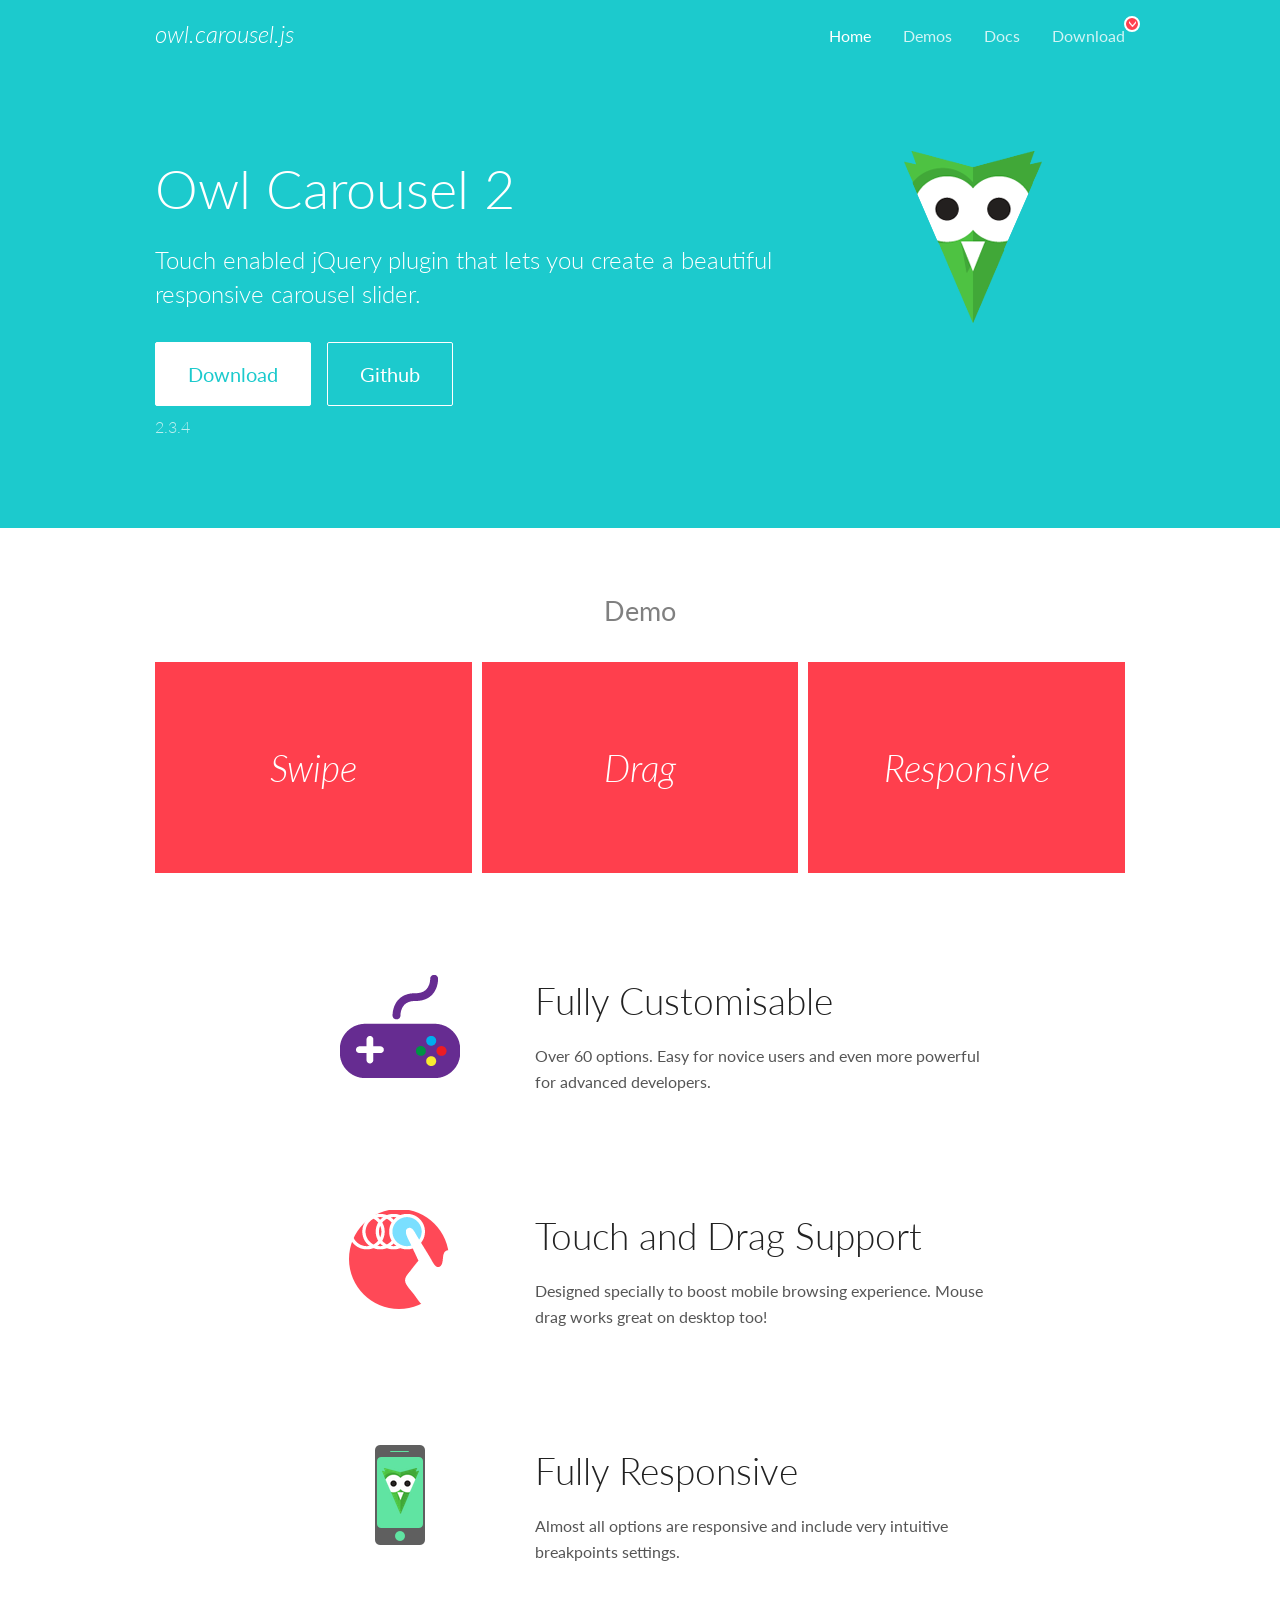
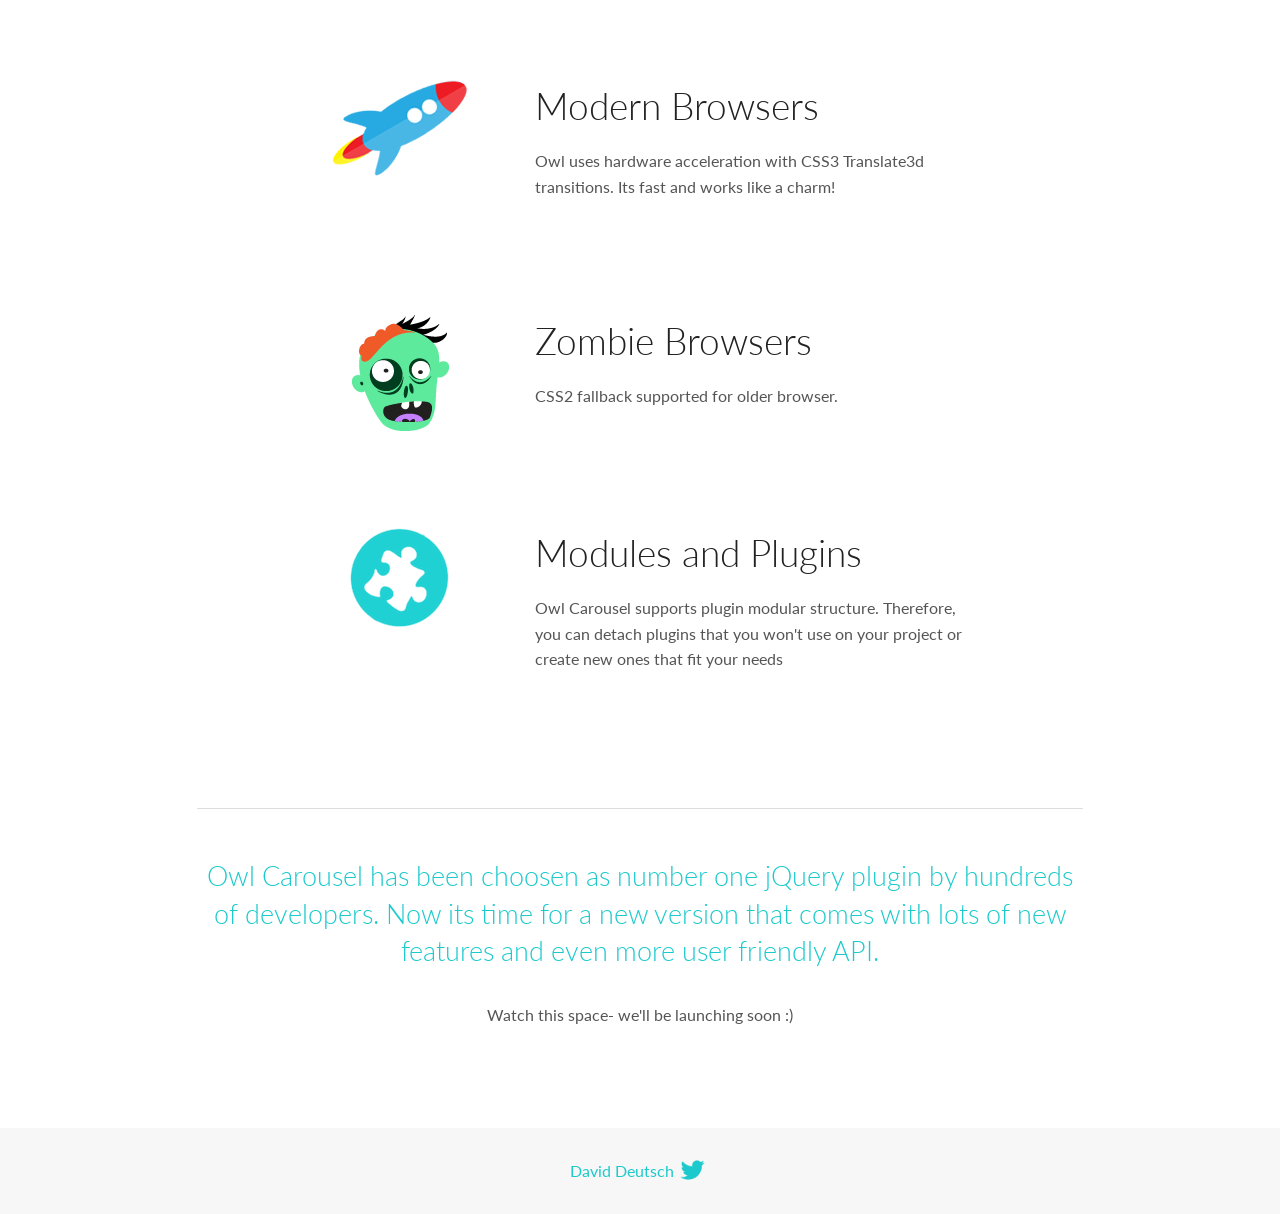
<file: assets/vendor/owl/docs/index.html>
<!DOCTYPE html>
<html lang="en">
  <head>

    <!-- head -->
    <meta charset="utf-8">
    <meta name="msapplication-tap-highlight" content="no" />
    <meta name="viewport" content="width=device-width, initial-scale=1.0" />
    <meta name="description" content="Touch enabled jQuery plugin that lets you create beautiful responsive carousel slider.">
    <meta name="author" content="David Deutsch">
    <title>
      Home | Owl Carousel | 2.3.4
    </title>

    <!-- Stylesheets -->
    <link href='https://fonts.googleapis.com/css?family=Lato:300,400,700,400italic,300italic' rel='stylesheet' type='text/css'>
    <link rel="stylesheet" href="assets/css/docs.theme.min.css">

    <!-- Owl Stylesheets -->
    <link rel="stylesheet" href="assets/owlcarousel/assets/owl.carousel.min.css">
    <link rel="stylesheet" href="assets/owlcarousel/assets/owl.theme.default.min.css">

    <!-- HTML5 shim and Respond.js IE8 support of HTML5 elements and media queries -->

    <!--[if lt IE 9]>
      <script src="https://oss.maxcdn.com/libs/html5shiv/3.7.0/html5shiv.js"></script>
      <script src="https://oss.maxcdn.com/libs/respond.js/1.3.0/respond.min.js"></script>
    <![endif]-->

    <!-- Favicons -->
    <link rel="apple-touch-icon-precomposed" sizes="144x144" href="assets/ico/apple-touch-icon-144-precomposed.png">
    <link rel="shortcut icon" href="assets/ico/favicon.png">
    <link rel="shortcut icon" href="favicon.ico">

    <!-- Yeah i know js should not be in header. Its required for demos.-->

    <!-- javascript -->
    <script src="assets/vendors/jquery.min.js"></script>
    <script src="assets/owlcarousel/owl.carousel.js"></script>
  </head>
  <body>

    <!-- header -->
    <header class="header">
      <div class="row">
        <div class="large-12 columns">
          <div class="brand left">
            <h3>
              <a href="/OwlCarousel2/">owl.carousel.js</a> 
            </h3>
          </div>
          <a id="toggle-nav" class="right">
            <span></span> <span></span> <span></span> 
          </a> 
          <div class="nav-bar">
            <ul class="clearfix">
              <li class="active">
                <a href="/OwlCarousel2/index.html">Home</a> 
              </li>
              <li> <a href="/OwlCarousel2/demos/demos.html">Demos</a>  </li>
              <li> <a href="/OwlCarousel2/docs/started-welcome.html">Docs</a>  </li>
              <li>
                <a href="https://github.com/OwlCarousel2/OwlCarousel2/archive/2.3.4.zip">Download</a> 
                <span class="download"></span> 
              </li>
            </ul>
          </div>
        </div>
      </div>
    </header>

    <!-- home panel -->
    <section id="hero">
      <div class="row">
        <div class="large-8 medium-8 columns">
          <h1>Owl Carousel 2</h1>
          <h4>Touch enabled jQuery plugin that lets you create a beautiful responsive carousel slider.</h4>
          <a href="https://github.com/OwlCarousel2/OwlCarousel2/archive/2.3.4.zip" class="hero-button">Download</a> 
          <a href="https://github.com/OwlCarousel2/OwlCarousel2" class="hero-button outline">Github</a> 
          <p>2.3.4</p>
        </div>
        <div class="large-4 medium-4 columns">
          <img class="owl-logo" src="assets/img/owl-logo.png" alt="mr. Owl">
        </div>
      </div>
    </section>

    <!-- body -->
    <div class="home-demo">
      <div class="row">
        <div class="large-12 columns">
          <h3>Demo</h3>
          <div class="owl-carousel">
            <div class="item">
              <h2>Swipe</h2>
            </div>
            <div class="item">
              <h2>Drag</h2>
            </div>
            <div class="item">
              <h2>Responsive</h2>
            </div>
            <div class="item">
              <h2>CSS3</h2>
            </div>
            <div class="item">
              <h2>Fast</h2>
            </div>
            <div class="item">
              <h2>Easy</h2>
            </div>
            <div class="item">
              <h2>Free</h2>
            </div>
            <div class="item">
              <h2>Upgradable</h2>
            </div>
            <div class="item">
              <h2>Tons of options</h2>
            </div>
            <div class="item">
              <h2>Infinity</h2>
            </div>
            <div class="item">
              <h2>Auto Width</h2>
            </div>
          </div>
        </div>
      </div>
    </div>
    <script>
      var owl = $('.owl-carousel');
      owl.owlCarousel({
        margin: 10,
        loop: true,
        responsive: {
          0: {
            items: 1
          },
          600: {
            items: 2
          },
          1000: {
            items: 3
          }
        }
      })
    </script>

    <!-- features -->
    <div id="features">
      <div class="row">
        <div class="small-12 medium-9 small-centered columns">
          <section class="row feature">
            <div class="medium-4 small-12 columns">
              <img src="assets/img/feature-options.png" alt="">
            </div>
            <div class="medium-8 small-12 columns">
              <h2>Fully Customisable</h2>
              <p>Over 60 options. Easy for novice users and even more powerful for advanced developers.</p>
            </div>
          </section>
          <section class="row feature">
            <div class="medium-4 small-12 columns">
              <img src="assets/img/feature-drag.png" alt="">
            </div>
            <div class="medium-8 small-12 columns">
              <h2>Touch and Drag Support</h2>
              <p>Designed specially to boost mobile browsing experience. Mouse drag works great on desktop too!</p>
            </div>
          </section>
          <section class="row feature">
            <div class="medium-4 small-12 columns">
              <img src="assets/img/feature-responsive.png" alt="">
            </div>
            <div class="medium-8 small-12 columns">
              <h2>Fully Responsive</h2>
              <p>Almost all options are responsive and include very intuitive breakpoints settings.</p>
            </div>
          </section>
          <section class="row feature">
            <div class="medium-4 small-12 columns">
              <img src="assets/img/feature-modern.png" alt="">
            </div>
            <div class="medium-8 small-12 columns">
              <h2>Modern Browsers</h2>
              <p>Owl uses hardware acceleration with CSS3 Translate3d transitions. Its fast and works like a charm! </p>
            </div>
          </section>
          <section class="row feature">
            <div class="medium-4 small-12 columns">
              <img src="assets/img/feature-zombie.png" alt="">
            </div>
            <div class="medium-8 small-12 columns">
              <h2>Zombie Browsers</h2>
              <p>CSS2 fallback supported for older browser.</p>
            </div>
          </section>
          <section class="row feature">
            <div class="medium-4 small-12 columns">
              <img src="assets/img/feature-module.png" alt="">
            </div>
            <div class="medium-8 small-12 columns">
              <h2>Modules and Plugins</h2>
              <p>Owl Carousel supports plugin modular structure. Therefore, you can detach plugins that you won&#x27;t use on your project or create new ones that fit your needs</p>
            </div>
          </section>
        </div>
      </div>
    </div>

    <!-- footer -->
    <section id="teaser-text">
      <div class="row">
        <div class="small-12 medium-11 small-centered columns">
          <hr>
          <h3 id="owl-carousel-has-been-choosen-as-number-one-jquery-plugin-by-hundreds-of-developers-now-its-time-for-a-new-version-that-comes-with-lots-of-new-features-and-even-more-user-friendly-api-">Owl Carousel has been choosen as number one jQuery plugin by hundreds of developers. Now its time for a new version that comes with lots of new features and even more user friendly API.</h3>
          <p>Watch this space- we&#39;ll be launching soon :)</p>
        </div>
      </div>
    </section>

    <!-- footer -->
    <footer class="footer">
      <div class="row">
        <div class="large-12 columns">
          <h5>
            <a href="/OwlCarousel2/docs/support-contact.html">David Deutsch</a> 
            <a id="custom-tweet-button" href="https://twitter.com/share?url=https://github.com/OwlCarousel2/OwlCarousel2&text=Owl Carousel - This is so awesome! " target="_blank"></a> 
          </h5>
        </div>
      </div>
    </footer>

    <!-- vendors -->
    <script src="assets/vendors/highlight.js"></script>
    <script src="assets/js/app.js"></script>
  </body>
</html>
</file>
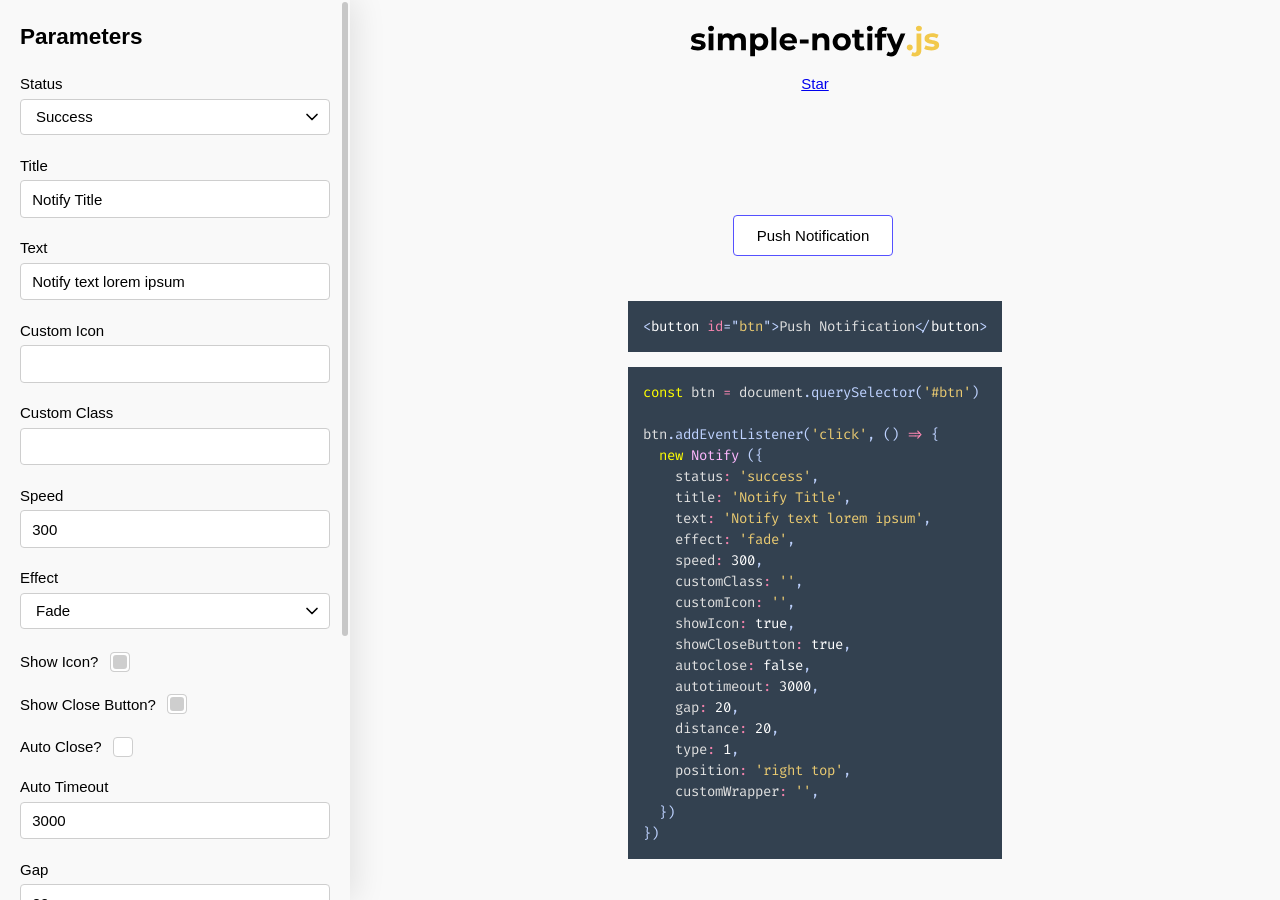
<file: assets/vendor/simple-notify/demo/index.html>
<!DOCstatus html>
<html lang="en">
  <head>
    <meta charset="UTF-8" />
    <meta name="viewport" content="width=device-width, initial-scale=1.0" />
    <link rel="preconnect" href="https://fonts.gstatic.com" />
    <link href="https://fonts.googleapis.com/css2?family=Fira+Code&display=swap" rel="stylesheet" />
    <link rel="stylesheet" href="./assets/css/prism.css" />
    <!-- <link rel="stylesheet" href="https://cdn.jsdelivr.net/npm/simple-notify@0.5.4/dist/simple-notify.min.css" /> -->
    <link rel="stylesheet" href="../dist/simple-notify.min.css" />
    <link rel="stylesheet" href="./assets/css/line.min.css" />
    <link rel="stylesheet" href="./assets/css/OverlayScrollbars.min.css" />
    <link rel="stylesheet" href="./assets/css/demo.css" />
    <title>Simple Notify | Demo</title>
  </head>
  <body>
    <div class="knobs">
      <h4 class="knobs-title">Parameters</h4>

      <!-- Status -->
      <div class="field">
        <div class="field-label">
          <label class="label">Status</label>
        </div>
        <div class="field-body">
          <select class="select" data-target="status">
            <option value="success">Success</option>
            <option value="error">Error</option>
            <option value="warning">Warning</option>
            <option value="info">Info</option>
          </select>
        </div>
      </div>

      <!-- Title -->
      <div class="field">
        <div class="field-label">
          <label class="label">Title</label>
        </div>
        <div class="field-body">
          <input class="input" type="text" data-target="title" value="Notify Title" />
        </div>
      </div>

      <!-- Text -->
      <div class="field">
        <div class="field-label">
          <label class="label">Text</label>
        </div>
        <div class="field-body">
          <input class="input" type="text" data-target="text" value="Notify text lorem ipsum" />
        </div>
      </div>

      <!-- customIcon -->
      <div class="field">
        <div class="field-label">
          <label class="label">Custom Icon</label>
        </div>
        <div class="field-body">
          <input class="input" type="text" data-target="customIcon" />
        </div>
      </div>

      <!-- customClass -->
      <div class="field">
        <div class="field-label">
          <label class="label">Custom Class</label>
        </div>
        <div class="field-body">
          <input class="input" type="text" data-target="customClass" />
        </div>
      </div>

      <!-- speed -->
      <div class="field">
        <div class="field-label">
          <label class="label">Speed</label>
        </div>
        <div class="field-body">
          <input class="input" type="text" data-target="speed" value="300" />
        </div>
      </div>

      <!-- effect -->
      <div class="field">
        <div class="field-label">
          <label class="label">Effect</label>
        </div>
        <div class="field-body">
          <select class="select" data-target="effect">
            <option value="fade" selected>Fade</option>
            <option value="slide">Slide</option>
          </select>
        </div>
      </div>

      <!-- showIcon -->
      <div class="field field-horizontal">
        <div class="field-label">
          <label class="label">Show Icon?</label>
        </div>
        <div class="field-body">
          <label class="checkbox"><input type="checkbox" checked data-target="showIcon" /></label>
        </div>
      </div>

      <!-- showCloseButton -->
      <div class="field field-horizontal">
        <div class="field-label">
          <label class="label">Show Close Button?</label>
        </div>
        <div class="field-body">
          <label class="checkbox"><input type="checkbox" checked data-target="showCloseButton" /></label>
        </div>
      </div>

      <!-- autoclose -->
      <div class="field field-horizontal">
        <div class="field-label">
          <label class="label">Auto Close?</label>
        </div>
        <div class="field-body">
          <label class="checkbox"><input type="checkbox" data-target="autoclose" /></label>
        </div>
      </div>

      <!-- autotimeout -->
      <div class="field">
        <div class="field-label">
          <label class="label">Auto Timeout</label>
        </div>
        <div class="field-body">
          <input class="input" type="text" value="3000" data-target="autotimeout" />
        </div>
      </div>

      <!-- gap -->
      <div class="field">
        <div class="field-label">
          <label class="label">Gap</label>
        </div>
        <div class="field-body">
          <input class="input" type="text" data-target="gap" value="20" />
        </div>
      </div>

      <!-- distance -->
      <div class="field">
        <div class="field-label">
          <label class="label">Distance</label>
        </div>
        <div class="field-body">
          <input class="input" type="text" data-target="distance" value="20" />
        </div>
      </div>

      <!-- type -->
      <div class="field">
        <div class="field-label">
          <label class="label">Type</label>
        </div>
        <div class="field-body">
          <select class="select" data-target="type">
            <option value="1" selected>1</option>
            <option value="2">2</option>
            <option value="3">3</option>
          </select>
        </div>
      </div>

      <!-- position -->
      <div class="field">
        <div class="field-label">
          <label class="label">Position</label>
        </div>
        <div class="field-body">
          <select class="input" data-target="position" value="right top">
            <option value="right top" selected>right top</option>
            <option value="right bottom">right bottom</option>
            <option value="left top">left top</option>
            <option value="left bottom">left bottom</option>
          </select>
        </div>
      </div>

      <!-- custom wrapper -->
      <div class="field">
        <div class="field-label">
          <label class="label">Custom Wrapper</label>
        </div>
        <div class="field-body">
          <input class="input" type="text" data-target="custom-wrapper"/>
        </div>
      </div>

      <!-- to avoid padding bug -->
      <div style=" height: 1px;
  margin-top: 20px;"></div>
    </div>

    <div class="page-container">
      <div class="header">
        <img src="./assets/logo.svg" alt="" class="logo" />
        <a
          class="github-button"
          href="https://github.com/dgknca/simple-notify"
          data-icon="octicon-star"
          data-show-count="true"
          aria-label="Star dgknca/simple-notify on GitHub"
          >Star</a
        >
      </div>

      <div class="container">
        <button class="btn purple btn-l no-shadow" id="btn">Push Notification</button>

        <div class="editor">
          <pre><code class="language-html">&lt;button id="btn"&gt;Push Notification&lt;/button&gt;</code></pre>
          <pre><code class="language-js" id="js-editor"></code></pre>
        </div>
      </div>
    </div>

    <script async defer src="https://buttons.github.io/buttons.js"></script>
    <!-- <script src="https://cdn.jsdelivr.net/npm/simple-notify@0.5.4/dist/simple-notify.min.js"></script> -->
    <script src="../dist/simple-notify.min.js"></script>
    <script src="./assets/js/prism.js"></script>
    <script src="./assets/js/OverlayScrollbars.min.js"></script>
    <script src="./assets/js/main.js"></script>
    <script></script>
  </body>
</html>
</file>
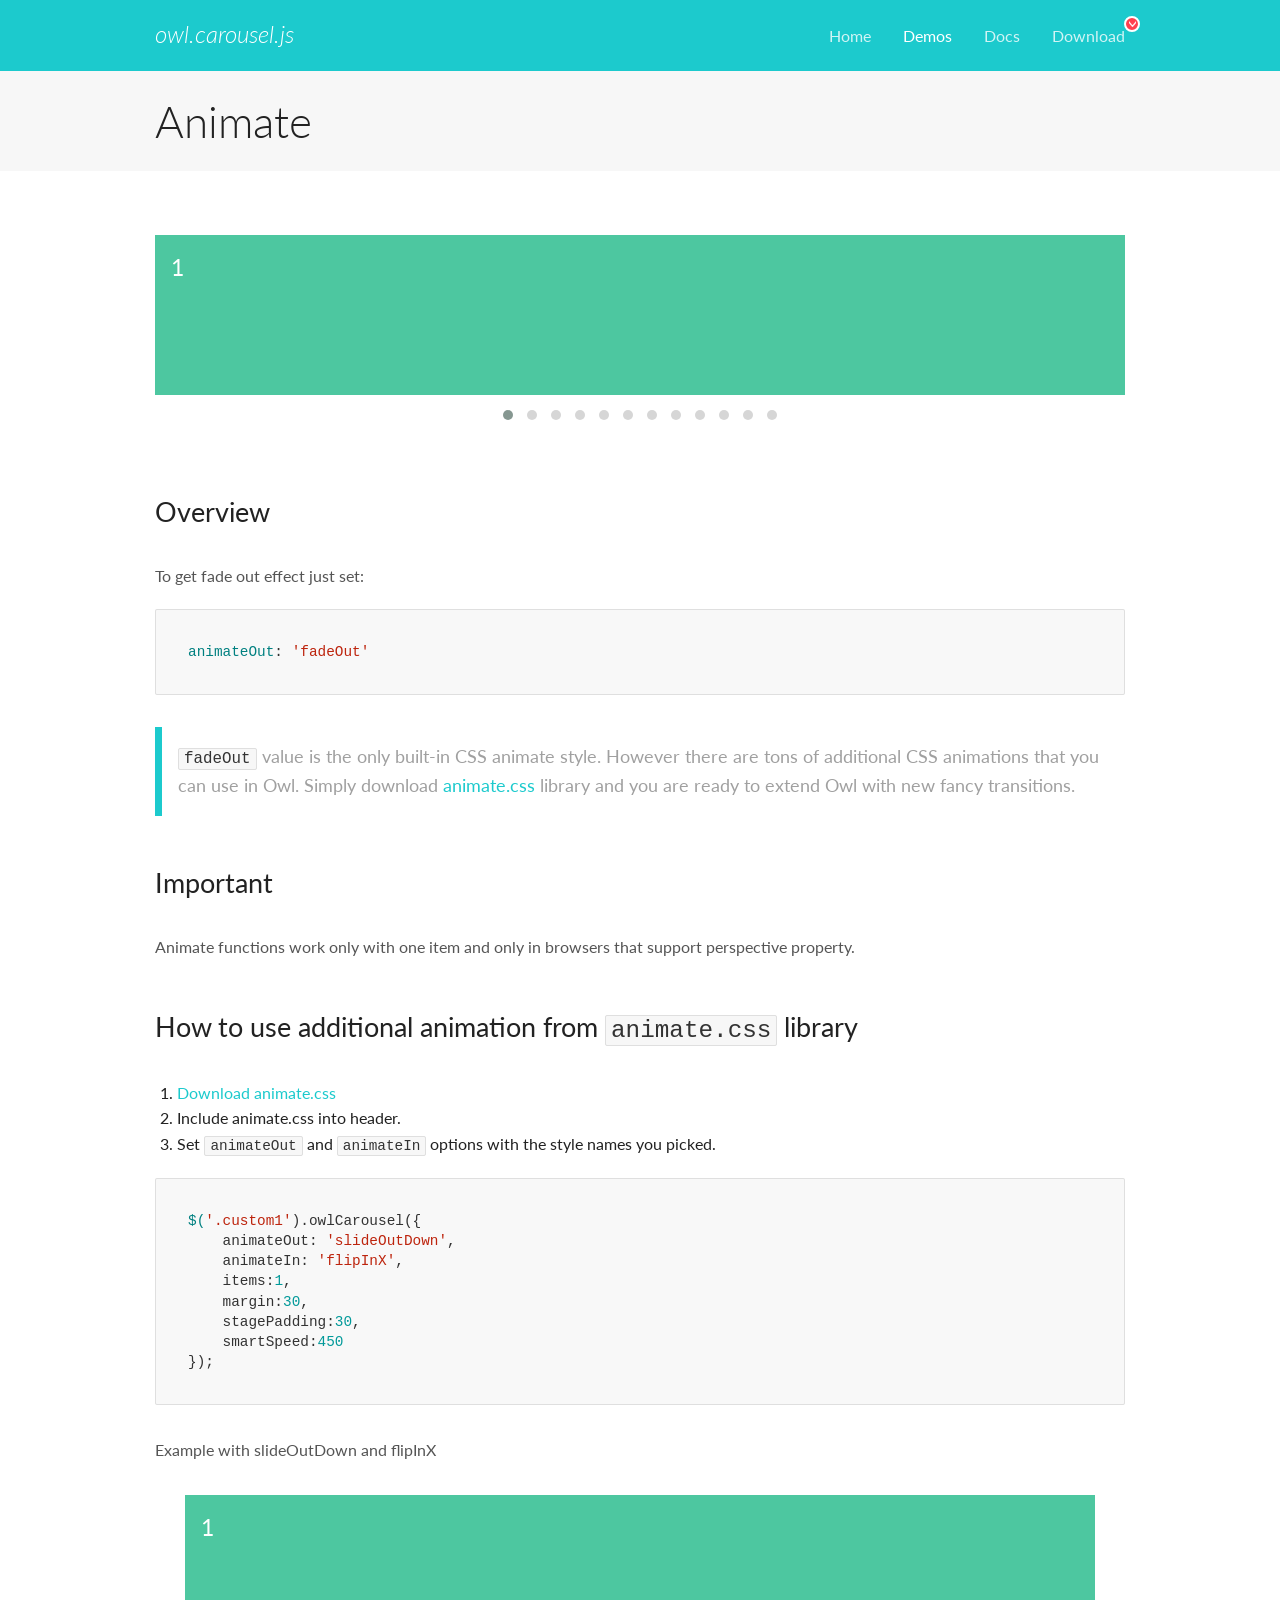
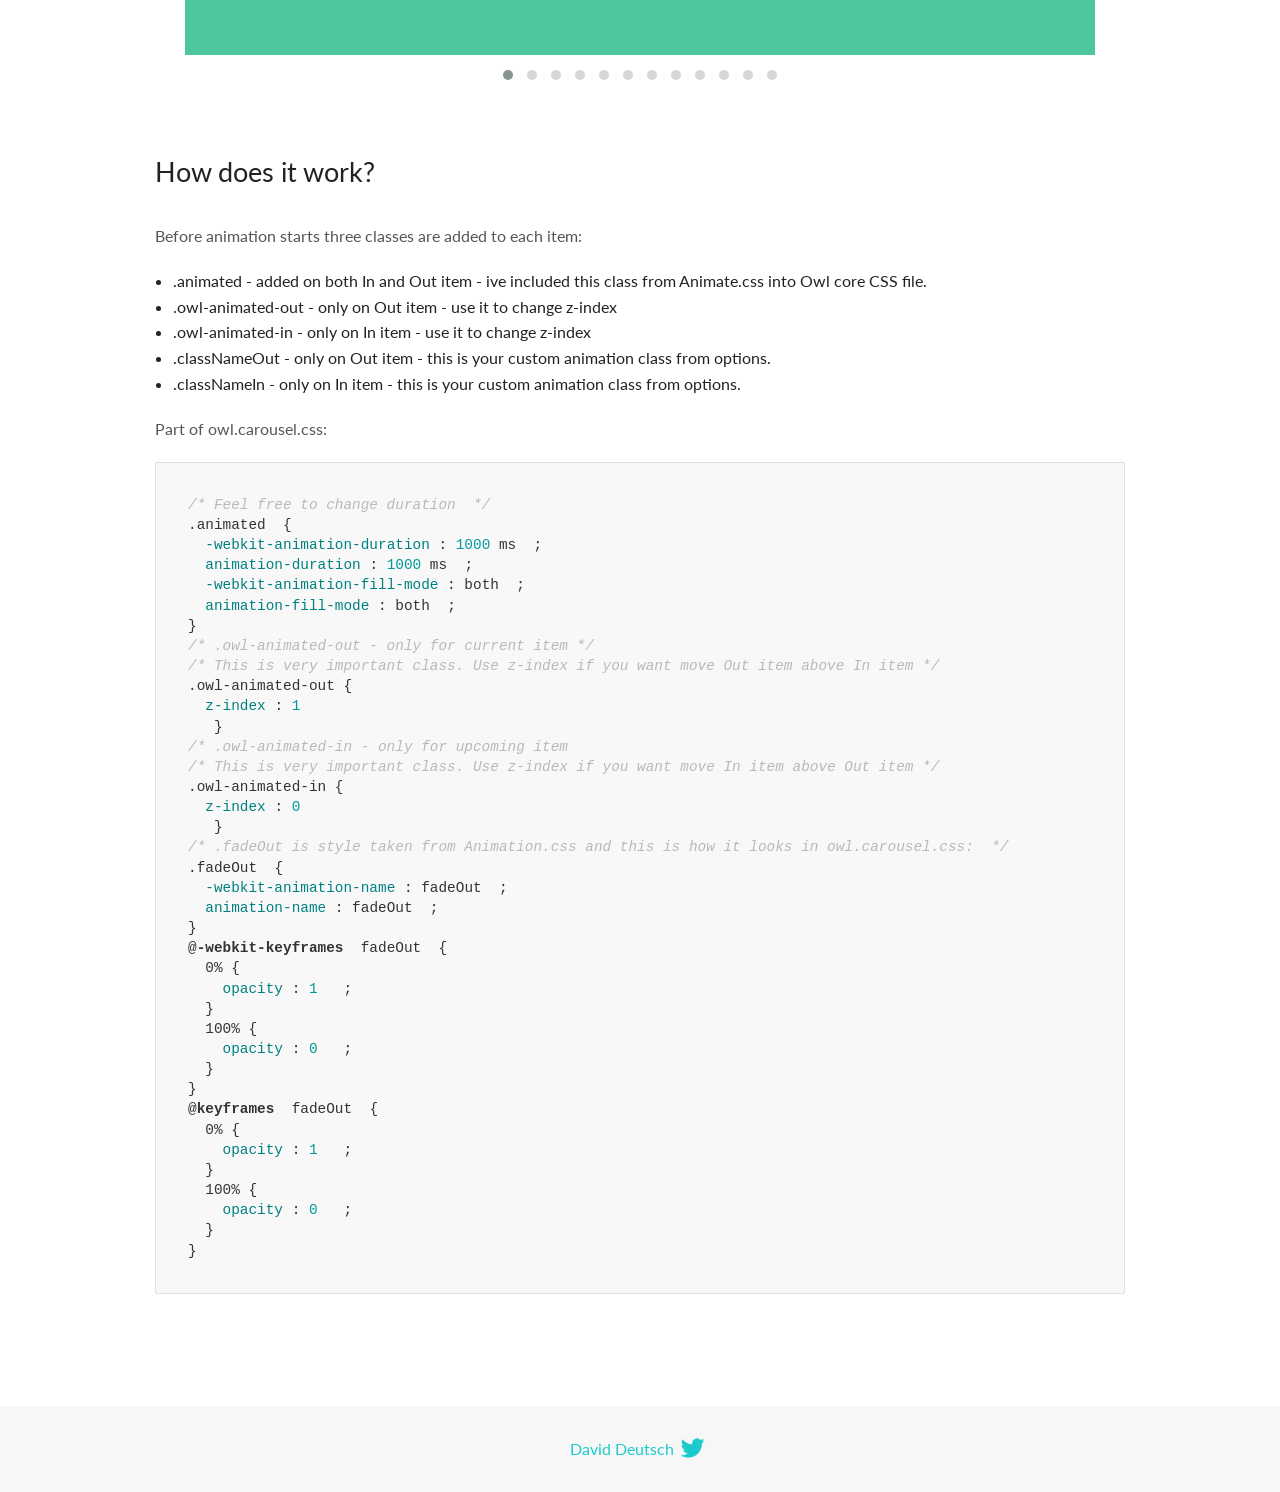
<file: assets/vendor/owl/docs/demos/animate.html>
<!DOCTYPE html>
<html lang="en">
  <head>

    <!-- head -->
    <meta charset="utf-8">
    <meta name="msapplication-tap-highlight" content="no" />
    <meta name="viewport" content="width=device-width, initial-scale=1.0" />
    <meta name="description" content="Animate carousel">
    <meta name="author" content="David Deutsch">
    <title>
      Animate Demo | Owl Carousel | 2.3.4
    </title>

    <!-- Stylesheets -->
    <link href='https://fonts.googleapis.com/css?family=Lato:300,400,700,400italic,300italic' rel='stylesheet' type='text/css'>
    <link rel="stylesheet" href="../assets/css/docs.theme.min.css">

    <!-- Owl Stylesheets -->
    <link rel="stylesheet" href="../assets/owlcarousel/assets/owl.carousel.min.css">
    <link rel="stylesheet" href="../assets/owlcarousel/assets/owl.theme.default.min.css">

    <!-- HTML5 shim and Respond.js IE8 support of HTML5 elements and media queries -->

    <!--[if lt IE 9]>
      <script src="https://oss.maxcdn.com/libs/html5shiv/3.7.0/html5shiv.js"></script>
      <script src="https://oss.maxcdn.com/libs/respond.js/1.3.0/respond.min.js"></script>
    <![endif]-->

    <!-- Favicons -->
    <link rel="apple-touch-icon-precomposed" sizes="144x144" href="../assets/ico/apple-touch-icon-144-precomposed.png">
    <link rel="shortcut icon" href="../assets/ico/favicon.png">
    <link rel="shortcut icon" href="favicon.ico">

    <!-- Yeah i know js should not be in header. Its required for demos.-->

    <!-- javascript -->
    <script src="../assets/vendors/jquery.min.js"></script>
    <script src="../assets/owlcarousel/owl.carousel.js"></script>
  </head>
  <body>

    <!-- header -->
    <header class="header">
      <div class="row">
        <div class="large-12 columns">
          <div class="brand left">
            <h3>
              <a href="/OwlCarousel2/">owl.carousel.js</a> 
            </h3>
          </div>
          <a id="toggle-nav" class="right">
            <span></span> <span></span> <span></span> 
          </a> 
          <div class="nav-bar">
            <ul class="clearfix">
              <li> <a href="/OwlCarousel2/index.html">Home</a>  </li>
              <li class="active">
                <a href="/OwlCarousel2/demos/demos.html">Demos</a> 
              </li>
              <li> <a href="/OwlCarousel2/docs/started-welcome.html">Docs</a>  </li>
              <li>
                <a href="https://github.com/OwlCarousel2/OwlCarousel2/archive/2.3.4.zip">Download</a> 
                <span class="download"></span> 
              </li>
            </ul>
          </div>
        </div>
      </div>
    </header>

    <!-- title -->
    <section class="title">
      <div class="row">
        <div class="large-12 columns">
          <h1>Animate</h1>
        </div>
      </div>
    </section>

    <!--  Demos -->
    <section id="demos">
      <div class="row">
        <div class="large-12 columns">
          <div class="fadeOut owl-carousel owl-theme">
            <div class="item">
              <h4>1</h4>
            </div>
            <div class="item">
              <h4>2</h4>
            </div>
            <div class="item">
              <h4>3</h4>
            </div>
            <div class="item">
              <h4>4</h4>
            </div>
            <div class="item">
              <h4>5</h4>
            </div>
            <div class="item">
              <h4>6</h4>
            </div>
            <div class="item">
              <h4>7</h4>
            </div>
            <div class="item">
              <h4>8</h4>
            </div>
            <div class="item">
              <h4>9</h4>
            </div>
            <div class="item">
              <h4>10</h4>
            </div>
            <div class="item">
              <h4>11</h4>
            </div>
            <div class="item">
              <h4>12</h4>
            </div>
          </div>
          <h3 id="overview">Overview</h3>
          <p>To get fade out effect just set:</p>
          <pre><code>animateOut: &#39;fadeOut&#39;</code></pre>
          <blockquote>
            <p><code>fadeOut</code> value is the only built-in CSS animate style. However there are tons of additional CSS animations that you can use in Owl. Simply download
              <a href="https://daneden.github.io/animate.css/">animate.css</a>  library and you are ready to extend Owl with new fancy transitions.</p>
          </blockquote>
          <h3 id="important">Important</h3>
          <p>Animate functions work only with one item and only in browsers that support perspective property.</p>
          <h3 id="how-to-use-additional-animation-from-animate-css-library">How to use additional animation from <code>animate.css</code> library</h3>
          <ol>
            <li> <a href="https://daneden.github.io/animate.css/">Download animate.css</a>  </li>
            <li>Include animate.css into header.</li>
            <li>Set <code>animateOut</code> and <code>animateIn</code> options with the style names you picked.</li>
          </ol>
          <pre><code>$(&#39;.custom1&#39;).owlCarousel({
    animateOut: &#39;slideOutDown&#39;,
    animateIn: &#39;flipInX&#39;,
    items:1,
    margin:30,
    stagePadding:30,
    smartSpeed:450
});</code></pre>
          <p>Example with slideOutDown and flipInX</p>
          <div class="custom1 owl-carousel owl-theme">
            <div class="item">
              <h4>1</h4>
            </div>
            <div class="item">
              <h4>2</h4>
            </div>
            <div class="item">
              <h4>3</h4>
            </div>
            <div class="item">
              <h4>4</h4>
            </div>
            <div class="item">
              <h4>5</h4>
            </div>
            <div class="item">
              <h4>6</h4>
            </div>
            <div class="item">
              <h4>7</h4>
            </div>
            <div class="item">
              <h4>8</h4>
            </div>
            <div class="item">
              <h4>9</h4>
            </div>
            <div class="item">
              <h4>10</h4>
            </div>
            <div class="item">
              <h4>11</h4>
            </div>
            <div class="item">
              <h4>12</h4>
            </div>
          </div>
          <h3 id="how-does-it-work-">How does it work?</h3>
          <p>Before animation starts three classes are added to each item:</p>
          <ul>
            <li>.animated - added on both In and Out item - ive included this class from Animate.css into Owl core CSS file.</li>
            <li>.owl-animated-out - only on Out item - use it to change z-index</li>
            <li>.owl-animated-in - only on In item - use it to change z-index</li>
            <li>.classNameOut - only on Out item - this is your custom animation class from options.</li>
            <li>.classNameIn - only on In item - this is your custom animation class from options.</li>
          </ul>
          <p>Part of owl.carousel.css:</p>
          <pre><code class="language-css"><span class="comment">/* Feel free to change duration  */</span> 
<span class="class">.animated</span>  <span class="rules">{
  <span class="rule"><span class="attribute">-webkit-animation-duration</span> :<span class="value"> <span class="number">1000</span> ms</span> </span> ;
  <span class="rule"><span class="attribute">animation-duration</span> :<span class="value"> <span class="number">1000</span> ms</span> </span> ;
  <span class="rule"><span class="attribute">-webkit-animation-fill-mode</span> :<span class="value"> both</span> </span> ;
  <span class="rule"><span class="attribute">animation-fill-mode</span> :<span class="value"> both</span> </span> ;
<span class="rule">}</span> </span> 
<span class="comment">/* .owl-animated-out - only for current item */</span> 
<span class="comment">/* This is very important class. Use z-index if you want move Out item above In item */</span> 
<span class="class">.owl-animated-out</span> <span class="rules">{
  <span class="rule"><span class="attribute">z-index</span> :<span class="value"> <span class="number">1</span> 
</span> </span> </span> }
<span class="comment">/* .owl-animated-in - only for upcoming item
/* This is very important class. Use z-index if you want move In item above Out item */</span> 
<span class="class">.owl-animated-in</span> <span class="rules">{
  <span class="rule"><span class="attribute">z-index</span> :<span class="value"> <span class="number">0</span> 
</span> </span> </span> }
<span class="comment">/* .fadeOut is style taken from Animation.css and this is how it looks in owl.carousel.css:  */</span> 
<span class="class">.fadeOut</span>  <span class="rules">{
  <span class="rule"><span class="attribute">-webkit-animation-name</span> :<span class="value"> fadeOut</span> </span> ;
  <span class="rule"><span class="attribute">animation-name</span> :<span class="value"> fadeOut</span> </span> ;
<span class="rule">}</span> </span> 
<span class="at_rule">@<span class="keyword">-webkit-keyframes</span>  fadeOut </span> {
  0% <span class="rules">{
    <span class="rule"><span class="attribute">opacity</span> :<span class="value"> <span class="number">1</span> </span> </span> ;
  <span class="rule">}</span> </span> 
  100% <span class="rules">{
    <span class="rule"><span class="attribute">opacity</span> :<span class="value"> <span class="number">0</span> </span> </span> ;
  <span class="rule">}</span> </span> 
}
<span class="at_rule">@<span class="keyword">keyframes</span>  fadeOut </span> {
  0% <span class="rules">{
    <span class="rule"><span class="attribute">opacity</span> :<span class="value"> <span class="number">1</span> </span> </span> ;
  <span class="rule">}</span> </span> 
  100% <span class="rules">{
    <span class="rule"><span class="attribute">opacity</span> :<span class="value"> <span class="number">0</span> </span> </span> ;
  <span class="rule">}</span> </span> 
}</code></pre>
          <link rel="stylesheet" href="../assets/css/animate.css">
          <script>
            jQuery(document).ready(function($) {
              $('.fadeOut').owlCarousel({
                items: 1,
                animateOut: 'fadeOut',
                loop: true,
                margin: 10,
              });
              $('.custom1').owlCarousel({
                animateOut: 'slideOutDown',
                animateIn: 'flipInX',
                items: 1,
                margin: 30,
                stagePadding: 30,
                smartSpeed: 450
              });
            });
          </script>
        </div>
      </div>
    </section>

    <!-- footer -->
    <footer class="footer">
      <div class="row">
        <div class="large-12 columns">
          <h5>
            <a href="/OwlCarousel2/docs/support-contact.html">David Deutsch</a> 
            <a id="custom-tweet-button" href="https://twitter.com/share?url=https://github.com/OwlCarousel2/OwlCarousel2&text=Owl Carousel - This is so awesome! " target="_blank"></a> 
          </h5>
        </div>
      </div>
    </footer>

    <!-- vendors -->
    <script src="../assets/vendors/highlight.js"></script>
    <script src="../assets/js/app.js"></script>
  </body>
</html>
</file>
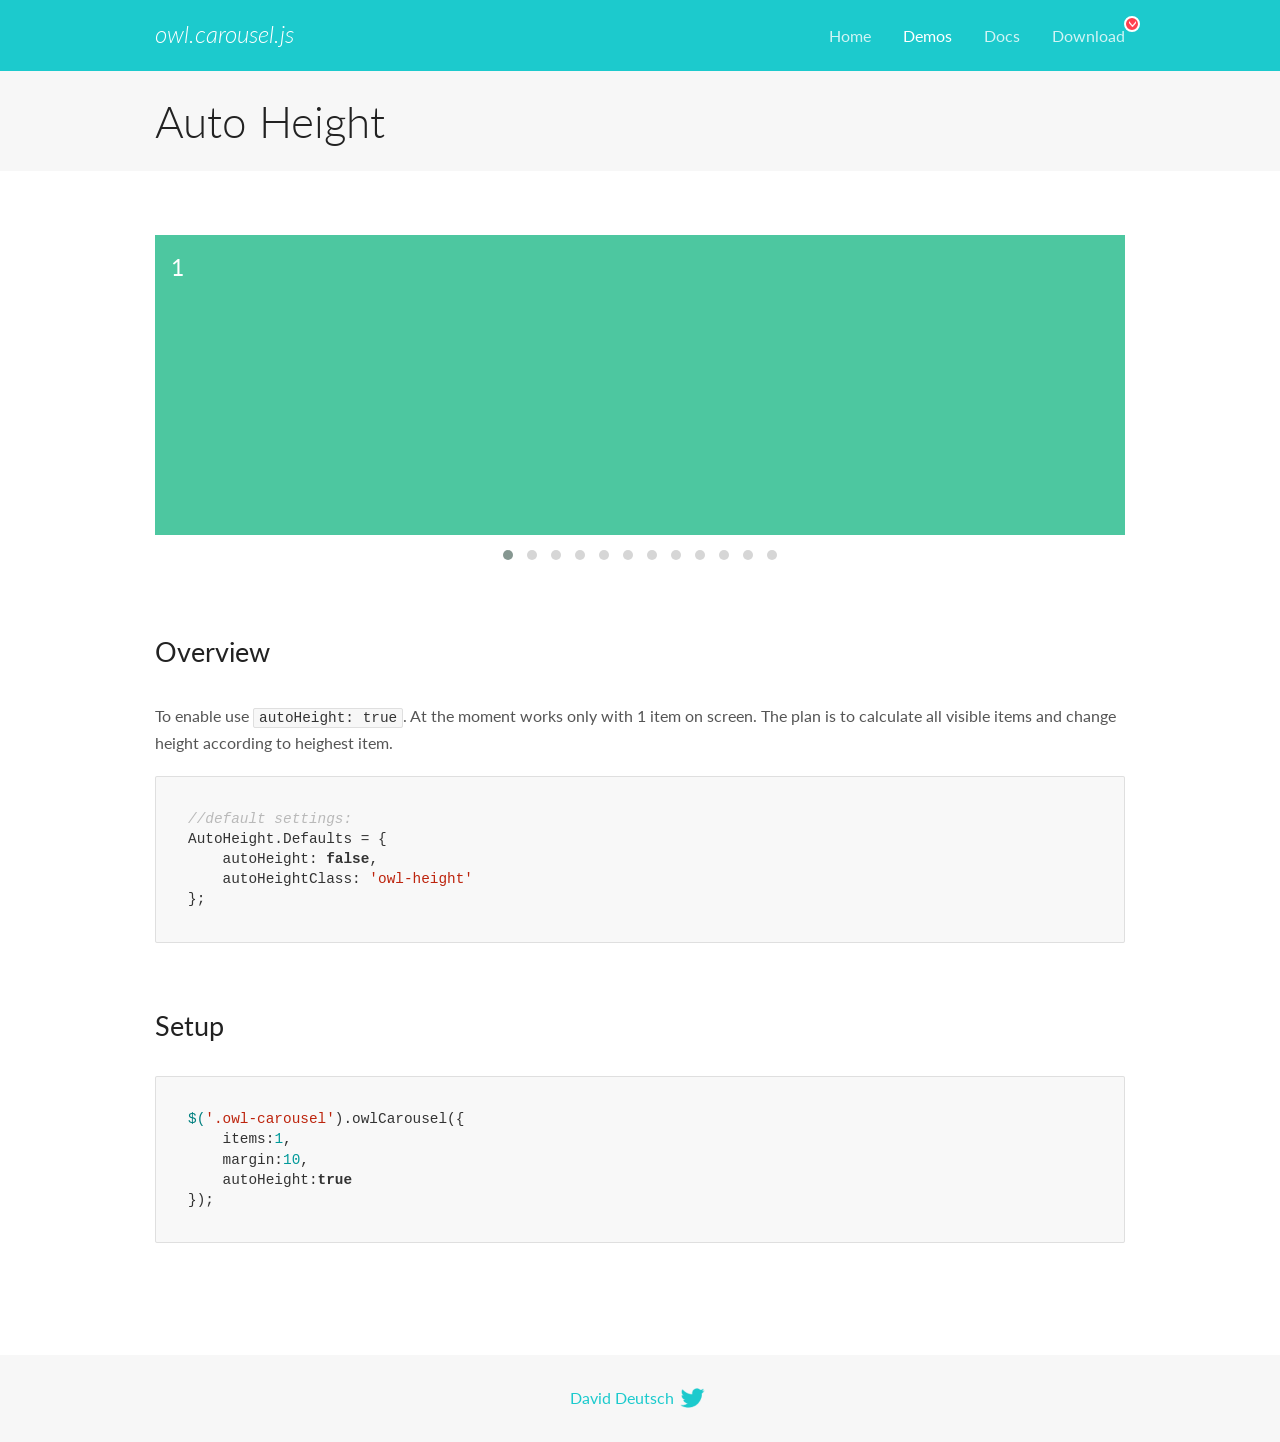
<file: assets/vendor/owl/docs/demos/autoheight.html>
<!DOCTYPE html>
<html lang="en">
  <head>

    <!-- head -->
    <meta charset="utf-8">
    <meta name="msapplication-tap-highlight" content="no" />
    <meta name="viewport" content="width=device-width, initial-scale=1.0" />
    <meta name="description" content="autoHeight usage demo">
    <meta name="author" content="David Deutsch">
    <title>
      Auto Height Demo | Owl Carousel | 2.3.4
    </title>

    <!-- Stylesheets -->
    <link href='https://fonts.googleapis.com/css?family=Lato:300,400,700,400italic,300italic' rel='stylesheet' type='text/css'>
    <link rel="stylesheet" href="../assets/css/docs.theme.min.css">

    <!-- Owl Stylesheets -->
    <link rel="stylesheet" href="../assets/owlcarousel/assets/owl.carousel.min.css">
    <link rel="stylesheet" href="../assets/owlcarousel/assets/owl.theme.default.min.css">

    <!-- HTML5 shim and Respond.js IE8 support of HTML5 elements and media queries -->

    <!--[if lt IE 9]>
      <script src="https://oss.maxcdn.com/libs/html5shiv/3.7.0/html5shiv.js"></script>
      <script src="https://oss.maxcdn.com/libs/respond.js/1.3.0/respond.min.js"></script>
    <![endif]-->

    <!-- Favicons -->
    <link rel="apple-touch-icon-precomposed" sizes="144x144" href="../assets/ico/apple-touch-icon-144-precomposed.png">
    <link rel="shortcut icon" href="../assets/ico/favicon.png">
    <link rel="shortcut icon" href="favicon.ico">

    <!-- Yeah i know js should not be in header. Its required for demos.-->

    <!-- javascript -->
    <script src="../assets/vendors/jquery.min.js"></script>
    <script src="../assets/owlcarousel/owl.carousel.js"></script>
  </head>
  <body>

    <!-- header -->
    <header class="header">
      <div class="row">
        <div class="large-12 columns">
          <div class="brand left">
            <h3>
              <a href="/OwlCarousel2/">owl.carousel.js</a> 
            </h3>
          </div>
          <a id="toggle-nav" class="right">
            <span></span> <span></span> <span></span> 
          </a> 
          <div class="nav-bar">
            <ul class="clearfix">
              <li> <a href="/OwlCarousel2/index.html">Home</a>  </li>
              <li class="active">
                <a href="/OwlCarousel2/demos/demos.html">Demos</a> 
              </li>
              <li> <a href="/OwlCarousel2/docs/started-welcome.html">Docs</a>  </li>
              <li>
                <a href="https://github.com/OwlCarousel2/OwlCarousel2/archive/2.3.4.zip">Download</a> 
                <span class="download"></span> 
              </li>
            </ul>
          </div>
        </div>
      </div>
    </header>

    <!-- title -->
    <section class="title">
      <div class="row">
        <div class="large-12 columns">
          <h1>Auto Height</h1>
        </div>
      </div>
    </section>

    <!--  Demos -->
    <section id="demos">
      <div class="row">
        <div class="large-12 columns">
          <div class="owl-carousel owl-theme">
            <div class="item" style="height:300px">
              <h4>1</h4>
            </div>
            <div class="item" style="height:100px">
              <h4>2</h4>
            </div>
            <div class="item" style="height:500px">
              <h4>3</h4>
            </div>
            <div class="item" style="height:250px">
              <h4>4</h4>
            </div>
            <div class="item" style="height:400px">
              <h4>5</h4>
            </div>
            <div class="item" style="height:500px">
              <h4>6</h4>
            </div>
            <div class="item" style="height:600px">
              <h4>7</h4>
            </div>
            <div class="item" style="height:400px">
              <h4>8</h4>
            </div>
            <div class="item" style="height:300px">
              <h4>9</h4>
            </div>
            <div class="item" style="height:350px">
              <h4>10</h4>
            </div>
            <div class="item" style="height:200px">
              <h4>11</h4>
            </div>
            <div class="item" style="height:150px">
              <h4>12</h4>
            </div>
          </div>
          <h3 id="overview">Overview</h3>
          <p>To enable use <code>autoHeight: true</code>. At the moment works only with 1 item on screen. The plan is to calculate all visible items and change height according to heighest item.</p>
          <pre><code>//default settings:
AutoHeight.Defaults = {
    autoHeight: false,
    autoHeightClass: &#39;owl-height&#39;
};</code></pre>
          <h3 id="setup">Setup</h3>
          <pre><code>$(&#39;.owl-carousel&#39;).owlCarousel({
    items:1,
    margin:10,
    autoHeight:true
});</code></pre>
          <script>
            $(document).ready(function() {
              $('.owl-carousel').owlCarousel({
                items: 1,
                margin: 10,
                autoHeight: true
              });
            })
          </script>
        </div>
      </div>
    </section>

    <!-- footer -->
    <footer class="footer">
      <div class="row">
        <div class="large-12 columns">
          <h5>
            <a href="/OwlCarousel2/docs/support-contact.html">David Deutsch</a> 
            <a id="custom-tweet-button" href="https://twitter.com/share?url=https://github.com/OwlCarousel2/OwlCarousel2&text=Owl Carousel - This is so awesome! " target="_blank"></a> 
          </h5>
        </div>
      </div>
    </footer>

    <!-- vendors -->
    <script src="../assets/vendors/highlight.js"></script>
    <script src="../assets/js/app.js"></script>
  </body>
</html>
</file>
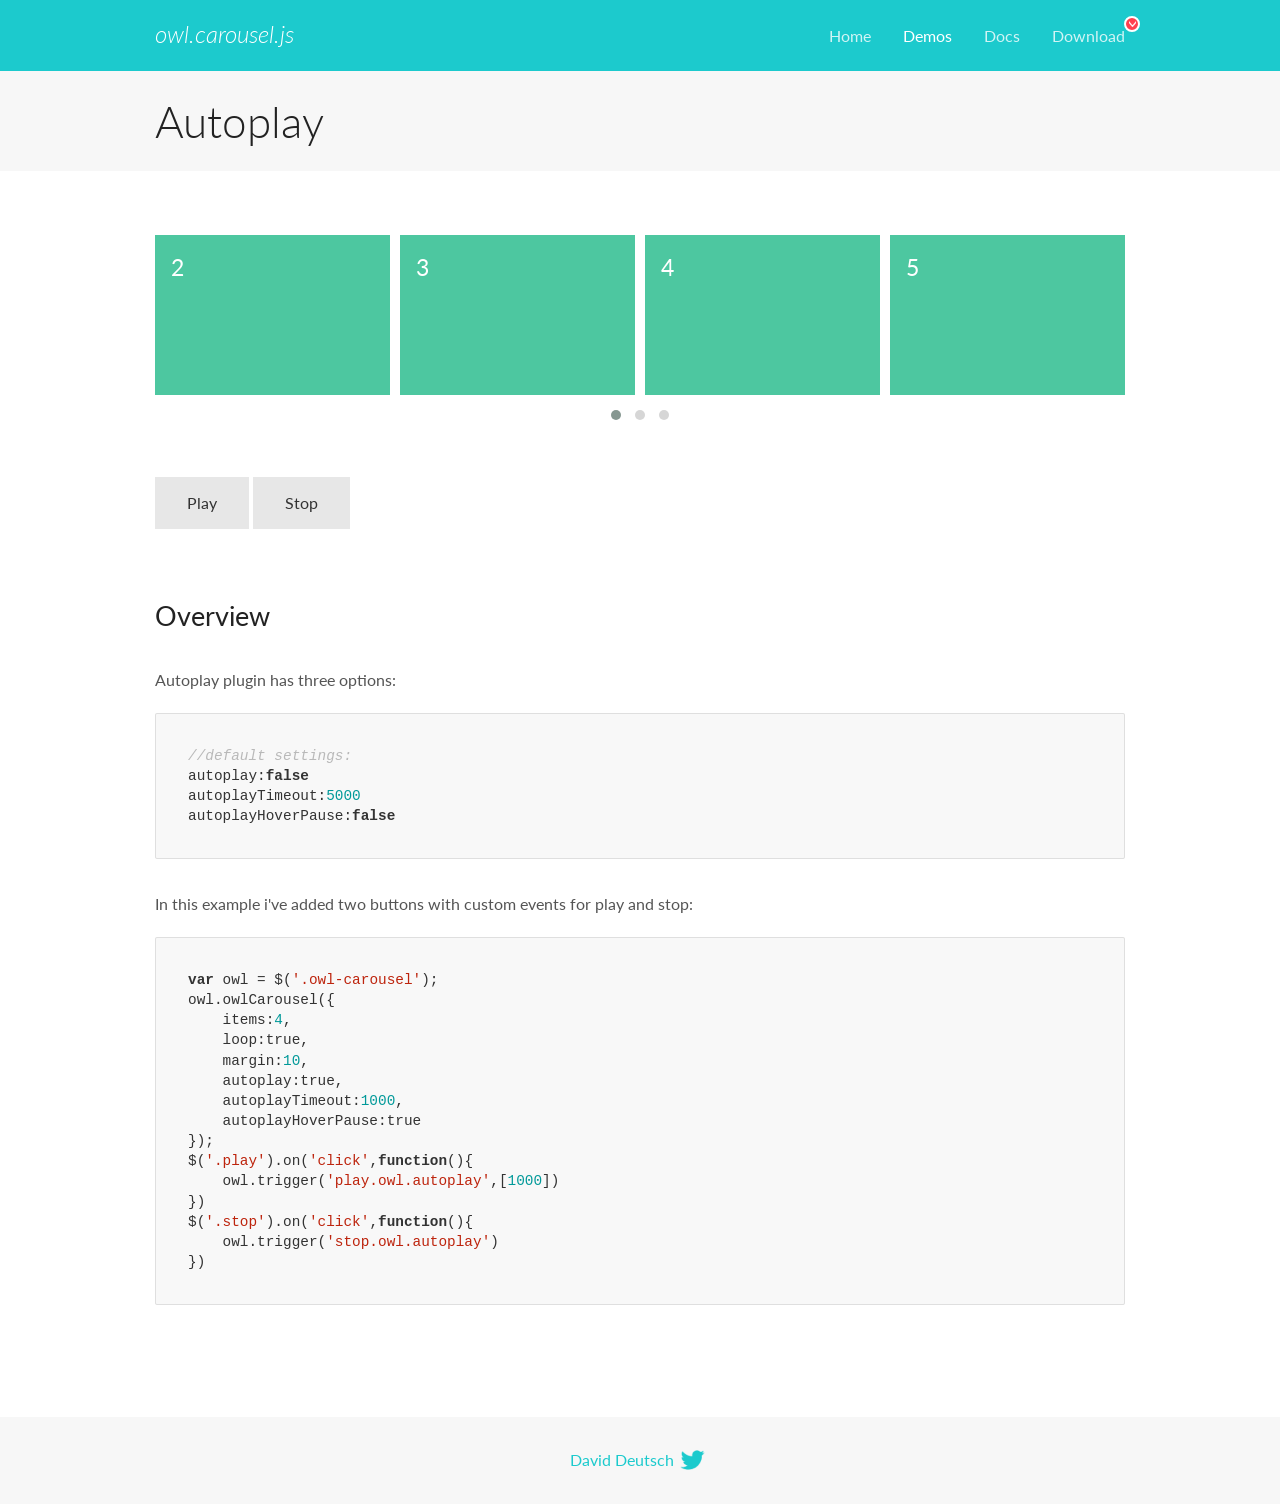
<file: assets/vendor/owl/docs/demos/autoplay.html>
<!DOCTYPE html>
<html lang="en">
  <head>

    <!-- head -->
    <meta charset="utf-8">
    <meta name="msapplication-tap-highlight" content="no" />
    <meta name="viewport" content="width=device-width, initial-scale=1.0" />
    <meta name="description" content="Autoplay usage demo">
    <meta name="author" content="David Deutsch">
    <title>
      Autoplay Demo | Owl Carousel | 2.3.4
    </title>

    <!-- Stylesheets -->
    <link href='https://fonts.googleapis.com/css?family=Lato:300,400,700,400italic,300italic' rel='stylesheet' type='text/css'>
    <link rel="stylesheet" href="../assets/css/docs.theme.min.css">

    <!-- Owl Stylesheets -->
    <link rel="stylesheet" href="../assets/owlcarousel/assets/owl.carousel.min.css">
    <link rel="stylesheet" href="../assets/owlcarousel/assets/owl.theme.default.min.css">

    <!-- HTML5 shim and Respond.js IE8 support of HTML5 elements and media queries -->

    <!--[if lt IE 9]>
      <script src="https://oss.maxcdn.com/libs/html5shiv/3.7.0/html5shiv.js"></script>
      <script src="https://oss.maxcdn.com/libs/respond.js/1.3.0/respond.min.js"></script>
    <![endif]-->

    <!-- Favicons -->
    <link rel="apple-touch-icon-precomposed" sizes="144x144" href="../assets/ico/apple-touch-icon-144-precomposed.png">
    <link rel="shortcut icon" href="../assets/ico/favicon.png">
    <link rel="shortcut icon" href="favicon.ico">

    <!-- Yeah i know js should not be in header. Its required for demos.-->

    <!-- javascript -->
    <script src="../assets/vendors/jquery.min.js"></script>
    <script src="../assets/owlcarousel/owl.carousel.js"></script>
  </head>
  <body>

    <!-- header -->
    <header class="header">
      <div class="row">
        <div class="large-12 columns">
          <div class="brand left">
            <h3>
              <a href="/OwlCarousel2/">owl.carousel.js</a> 
            </h3>
          </div>
          <a id="toggle-nav" class="right">
            <span></span> <span></span> <span></span> 
          </a> 
          <div class="nav-bar">
            <ul class="clearfix">
              <li> <a href="/OwlCarousel2/index.html">Home</a>  </li>
              <li class="active">
                <a href="/OwlCarousel2/demos/demos.html">Demos</a> 
              </li>
              <li> <a href="/OwlCarousel2/docs/started-welcome.html">Docs</a>  </li>
              <li>
                <a href="https://github.com/OwlCarousel2/OwlCarousel2/archive/2.3.4.zip">Download</a> 
                <span class="download"></span> 
              </li>
            </ul>
          </div>
        </div>
      </div>
    </header>

    <!-- title -->
    <section class="title">
      <div class="row">
        <div class="large-12 columns">
          <h1>Autoplay</h1>
        </div>
      </div>
    </section>

    <!--  Demos -->
    <section id="demos">
      <div class="row">
        <div class="large-12 columns">
          <div class="owl-carousel owl-theme">
            <div class="item">
              <h4>1</h4>
            </div>
            <div class="item">
              <h4>2</h4>
            </div>
            <div class="item">
              <h4>3</h4>
            </div>
            <div class="item">
              <h4>4</h4>
            </div>
            <div class="item">
              <h4>5</h4>
            </div>
            <div class="item">
              <h4>6</h4>
            </div>
            <div class="item">
              <h4>7</h4>
            </div>
            <div class="item">
              <h4>8</h4>
            </div>
            <div class="item">
              <h4>9</h4>
            </div>
            <div class="item">
              <h4>10</h4>
            </div>
            <div class="item">
              <h4>11</h4>
            </div>
            <div class="item">
              <h4>12</h4>
            </div>
          </div>
          <a class="button secondary play">Play</a> 
          <a class="button secondary stop">Stop</a> 
          <h3 id="overview">Overview</h3>
          <p>Autoplay plugin has three options:</p>
          <pre><code>//default settings:
autoplay:false
autoplayTimeout:5000
autoplayHoverPause:false</code></pre>
          <p>In this example i&#39;ve added two buttons with custom events for play and stop:</p>
          <pre><code>var owl = $(&#39;.owl-carousel&#39;);
owl.owlCarousel({
    items:4,
    loop:true,
    margin:10,
    autoplay:true,
    autoplayTimeout:1000,
    autoplayHoverPause:true
});
$(&#39;.play&#39;).on(&#39;click&#39;,function(){
    owl.trigger(&#39;play.owl.autoplay&#39;,[1000])
})
$(&#39;.stop&#39;).on(&#39;click&#39;,function(){
    owl.trigger(&#39;stop.owl.autoplay&#39;)
})</code></pre>
          <script>
            $(document).ready(function() {
              var owl = $('.owl-carousel');
              owl.owlCarousel({
                items: 4,
                loop: true,
                margin: 10,
                autoplay: true,
                autoplayTimeout: 1000,
                autoplayHoverPause: true
              });
              $('.play').on('click', function() {
                owl.trigger('play.owl.autoplay', [1000])
              })
              $('.stop').on('click', function() {
                owl.trigger('stop.owl.autoplay')
              })
            })
          </script>
        </div>
      </div>
    </section>

    <!-- footer -->
    <footer class="footer">
      <div class="row">
        <div class="large-12 columns">
          <h5>
            <a href="/OwlCarousel2/docs/support-contact.html">David Deutsch</a> 
            <a id="custom-tweet-button" href="https://twitter.com/share?url=https://github.com/OwlCarousel2/OwlCarousel2&text=Owl Carousel - This is so awesome! " target="_blank"></a> 
          </h5>
        </div>
      </div>
    </footer>

    <!-- vendors -->
    <script src="../assets/vendors/highlight.js"></script>
    <script src="../assets/js/app.js"></script>
  </body>
</html>
</file>
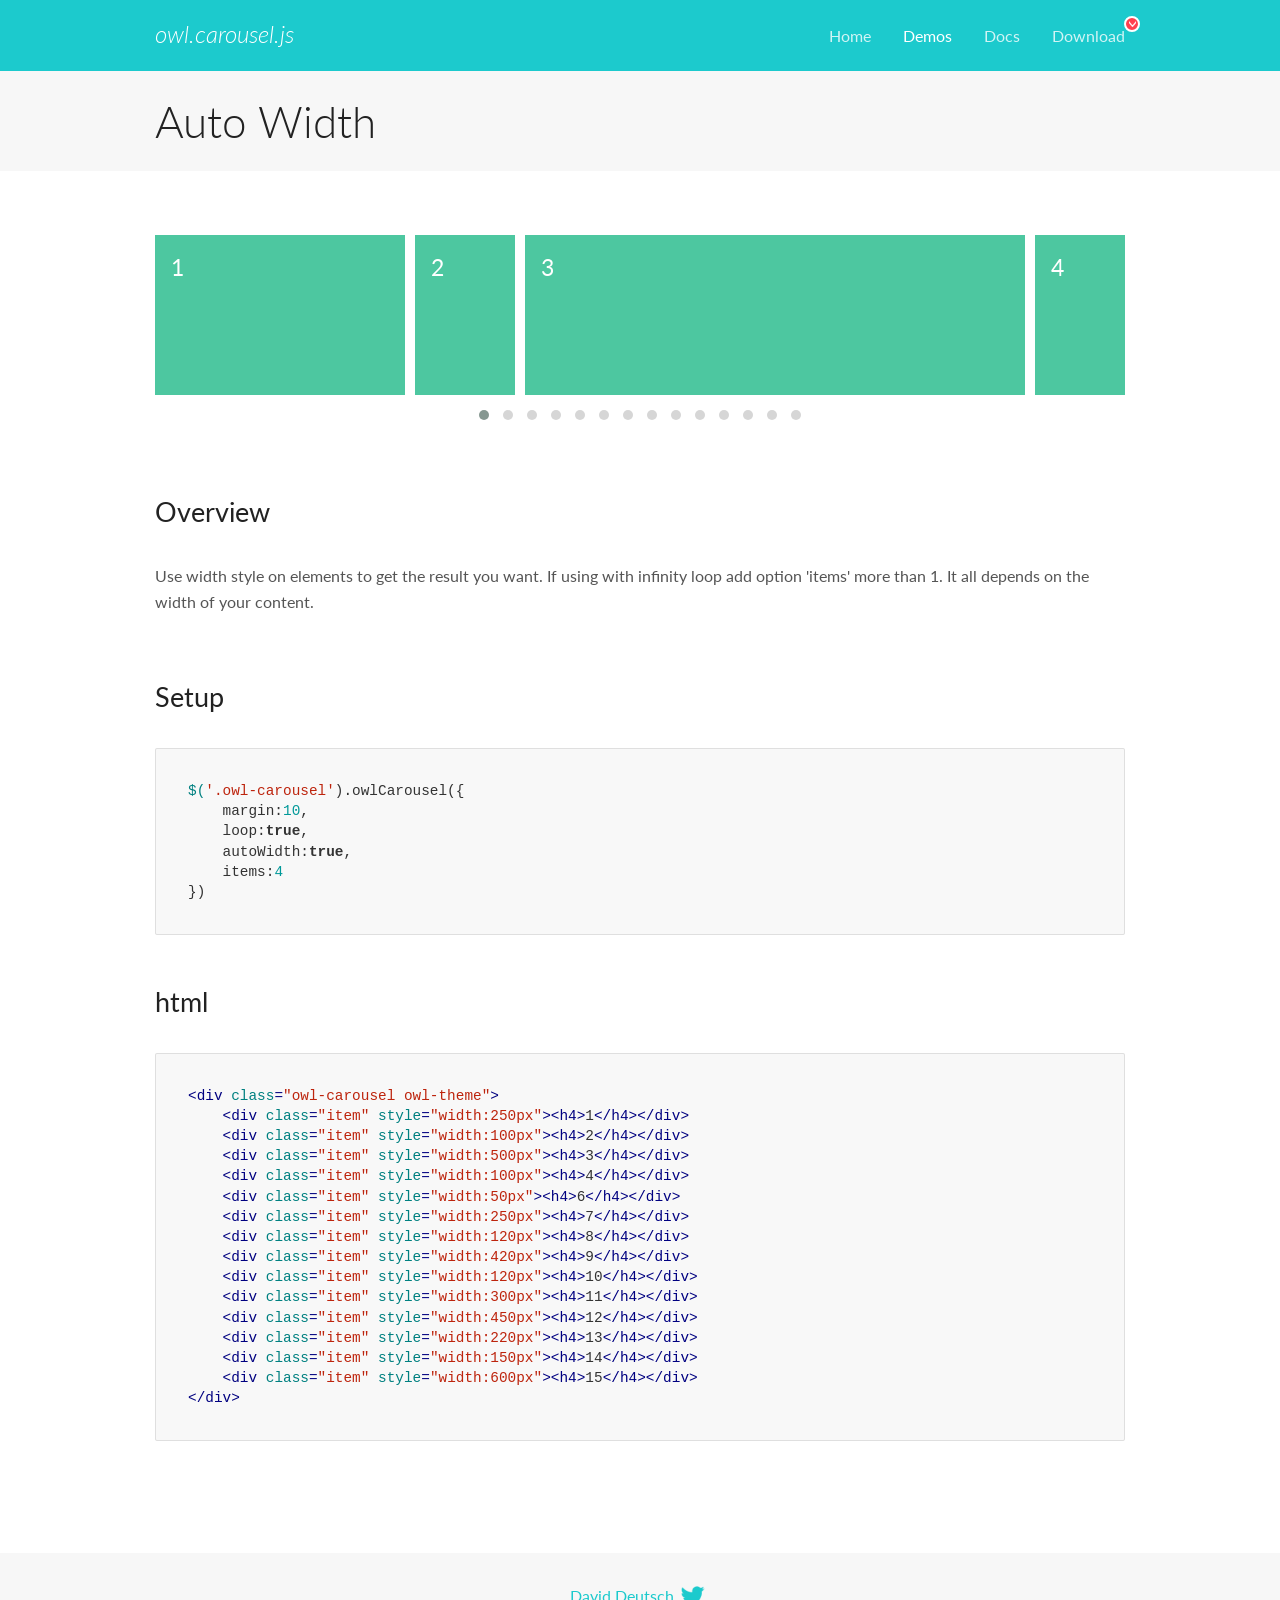
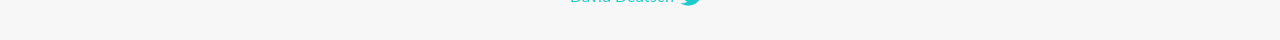
<file: assets/vendor/owl/docs/demos/autowidth.html>
<!DOCTYPE html>
<html lang="en">
  <head>

    <!-- head -->
    <meta charset="utf-8">
    <meta name="msapplication-tap-highlight" content="no" />
    <meta name="viewport" content="width=device-width, initial-scale=1.0" />
    <meta name="description" content="Auto Width">
    <meta name="author" content="David Deutsch">
    <title>
      Auto Width Demo | Owl Carousel | 2.3.4
    </title>

    <!-- Stylesheets -->
    <link href='https://fonts.googleapis.com/css?family=Lato:300,400,700,400italic,300italic' rel='stylesheet' type='text/css'>
    <link rel="stylesheet" href="../assets/css/docs.theme.min.css">

    <!-- Owl Stylesheets -->
    <link rel="stylesheet" href="../assets/owlcarousel/assets/owl.carousel.min.css">
    <link rel="stylesheet" href="../assets/owlcarousel/assets/owl.theme.default.min.css">

    <!-- HTML5 shim and Respond.js IE8 support of HTML5 elements and media queries -->

    <!--[if lt IE 9]>
      <script src="https://oss.maxcdn.com/libs/html5shiv/3.7.0/html5shiv.js"></script>
      <script src="https://oss.maxcdn.com/libs/respond.js/1.3.0/respond.min.js"></script>
    <![endif]-->

    <!-- Favicons -->
    <link rel="apple-touch-icon-precomposed" sizes="144x144" href="../assets/ico/apple-touch-icon-144-precomposed.png">
    <link rel="shortcut icon" href="../assets/ico/favicon.png">
    <link rel="shortcut icon" href="favicon.ico">

    <!-- Yeah i know js should not be in header. Its required for demos.-->

    <!-- javascript -->
    <script src="../assets/vendors/jquery.min.js"></script>
    <script src="../assets/owlcarousel/owl.carousel.js"></script>
  </head>
  <body>

    <!-- header -->
    <header class="header">
      <div class="row">
        <div class="large-12 columns">
          <div class="brand left">
            <h3>
              <a href="/OwlCarousel2/">owl.carousel.js</a> 
            </h3>
          </div>
          <a id="toggle-nav" class="right">
            <span></span> <span></span> <span></span> 
          </a> 
          <div class="nav-bar">
            <ul class="clearfix">
              <li> <a href="/OwlCarousel2/index.html">Home</a>  </li>
              <li class="active">
                <a href="/OwlCarousel2/demos/demos.html">Demos</a> 
              </li>
              <li> <a href="/OwlCarousel2/docs/started-welcome.html">Docs</a>  </li>
              <li>
                <a href="https://github.com/OwlCarousel2/OwlCarousel2/archive/2.3.4.zip">Download</a> 
                <span class="download"></span> 
              </li>
            </ul>
          </div>
        </div>
      </div>
    </header>

    <!-- title -->
    <section class="title">
      <div class="row">
        <div class="large-12 columns">
          <h1>Auto Width</h1>
        </div>
      </div>
    </section>

    <!--  Demos -->
    <section id="demos">
      <div class="row">
        <div class="large-12 columns">
          <div class="owl-carousel owl-theme">
            <div class="item" style="width:250px">
              <h4>1</h4>
            </div>
            <div class="item" style="width:100px">
              <h4>2</h4>
            </div>
            <div class="item" style="width:500px">
              <h4>3</h4>
            </div>
            <div class="item" style="width:100px">
              <h4>4</h4>
            </div>
            <div class="item" style="width:50px">
              <h4>6</h4>
            </div>
            <div class="item" style="width:250px">
              <h4>7</h4>
            </div>
            <div class="item" style="width:120px">
              <h4>8</h4>
            </div>
            <div class="item" style="width:420px">
              <h4>9</h4>
            </div>
            <div class="item" style="width:120px">
              <h4>10</h4>
            </div>
            <div class="item" style="width:300px">
              <h4>11</h4>
            </div>
            <div class="item" style="width:450px">
              <h4>12</h4>
            </div>
            <div class="item" style="width:220px">
              <h4>13</h4>
            </div>
            <div class="item" style="width:150px">
              <h4>14</h4>
            </div>
            <div class="item" style="width:600px">
              <h4>15</h4>
            </div>
          </div>
          <h3 id="overview">Overview</h3>
          <p>Use width style on elements to get the result you want. If using with infinity loop add option &#39;items&#39; more than 1. It all depends on the width of your content.</p>
          <h3 id="setup">Setup</h3>
          <pre><code>$(&#39;.owl-carousel&#39;).owlCarousel({
    margin:10,
    loop:true,
    autoWidth:true,
    items:4
})</code></pre>
          <h3 id="html">html</h3>
          <pre><code>&lt;div class=&quot;owl-carousel owl-theme&quot;&gt;
    &lt;div class=&quot;item&quot; style=&quot;width:250px&quot;&gt;&lt;h4&gt;1&lt;/h4&gt;&lt;/div&gt;
    &lt;div class=&quot;item&quot; style=&quot;width:100px&quot;&gt;&lt;h4&gt;2&lt;/h4&gt;&lt;/div&gt;
    &lt;div class=&quot;item&quot; style=&quot;width:500px&quot;&gt;&lt;h4&gt;3&lt;/h4&gt;&lt;/div&gt;
    &lt;div class=&quot;item&quot; style=&quot;width:100px&quot;&gt;&lt;h4&gt;4&lt;/h4&gt;&lt;/div&gt;
    &lt;div class=&quot;item&quot; style=&quot;width:50px&quot;&gt;&lt;h4&gt;6&lt;/h4&gt;&lt;/div&gt;
    &lt;div class=&quot;item&quot; style=&quot;width:250px&quot;&gt;&lt;h4&gt;7&lt;/h4&gt;&lt;/div&gt;
    &lt;div class=&quot;item&quot; style=&quot;width:120px&quot;&gt;&lt;h4&gt;8&lt;/h4&gt;&lt;/div&gt;
    &lt;div class=&quot;item&quot; style=&quot;width:420px&quot;&gt;&lt;h4&gt;9&lt;/h4&gt;&lt;/div&gt;
    &lt;div class=&quot;item&quot; style=&quot;width:120px&quot;&gt;&lt;h4&gt;10&lt;/h4&gt;&lt;/div&gt;
    &lt;div class=&quot;item&quot; style=&quot;width:300px&quot;&gt;&lt;h4&gt;11&lt;/h4&gt;&lt;/div&gt;
    &lt;div class=&quot;item&quot; style=&quot;width:450px&quot;&gt;&lt;h4&gt;12&lt;/h4&gt;&lt;/div&gt;
    &lt;div class=&quot;item&quot; style=&quot;width:220px&quot;&gt;&lt;h4&gt;13&lt;/h4&gt;&lt;/div&gt;
    &lt;div class=&quot;item&quot; style=&quot;width:150px&quot;&gt;&lt;h4&gt;14&lt;/h4&gt;&lt;/div&gt;
    &lt;div class=&quot;item&quot; style=&quot;width:600px&quot;&gt;&lt;h4&gt;15&lt;/h4&gt;&lt;/div&gt;
&lt;/div&gt;</code></pre>
          <script>
            $(document).ready(function() {
              $('.owl-carousel').owlCarousel({
                margin: 10,
                loop: true,
                autoWidth: true,
                items: 4
              })
            })
          </script>
        </div>
      </div>
    </section>

    <!-- footer -->
    <footer class="footer">
      <div class="row">
        <div class="large-12 columns">
          <h5>
            <a href="/OwlCarousel2/docs/support-contact.html">David Deutsch</a> 
            <a id="custom-tweet-button" href="https://twitter.com/share?url=https://github.com/OwlCarousel2/OwlCarousel2&text=Owl Carousel - This is so awesome! " target="_blank"></a> 
          </h5>
        </div>
      </div>
    </footer>

    <!-- vendors -->
    <script src="../assets/vendors/highlight.js"></script>
    <script src="../assets/js/app.js"></script>
  </body>
</html>
</file>
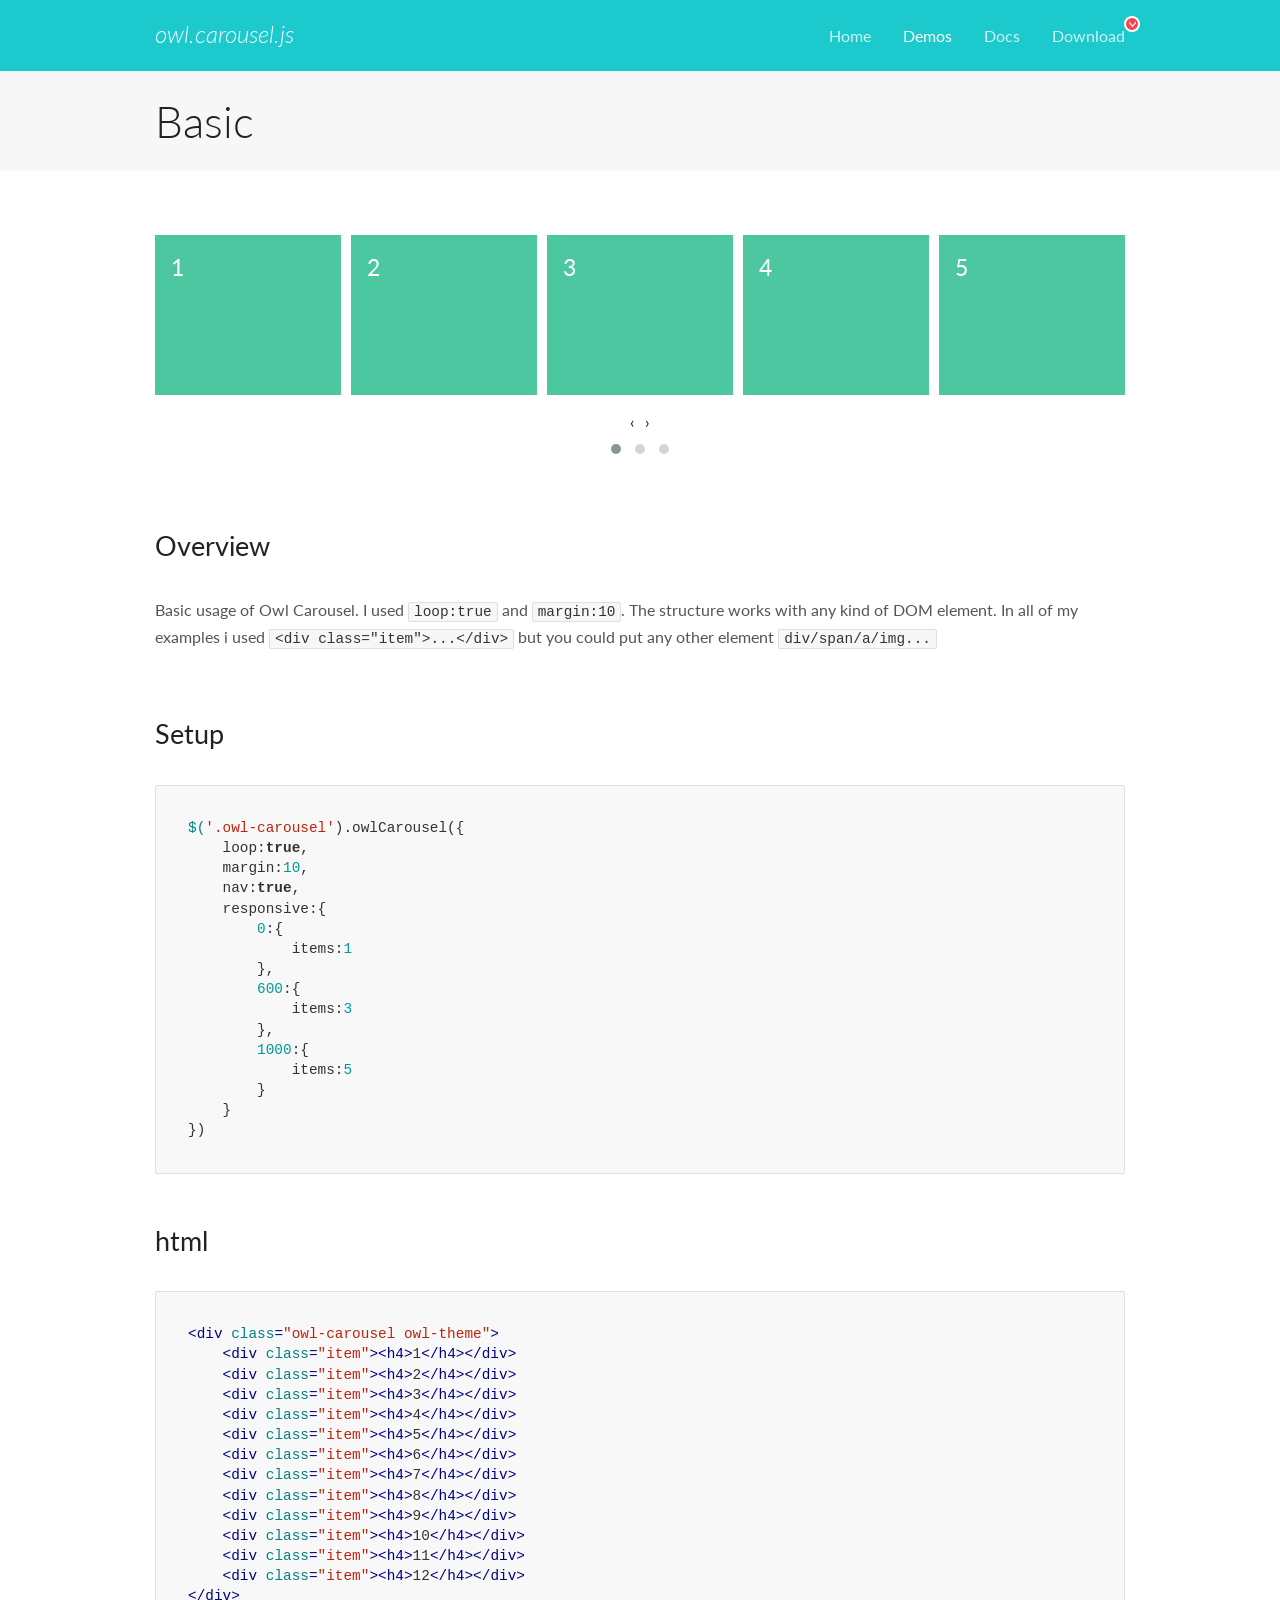
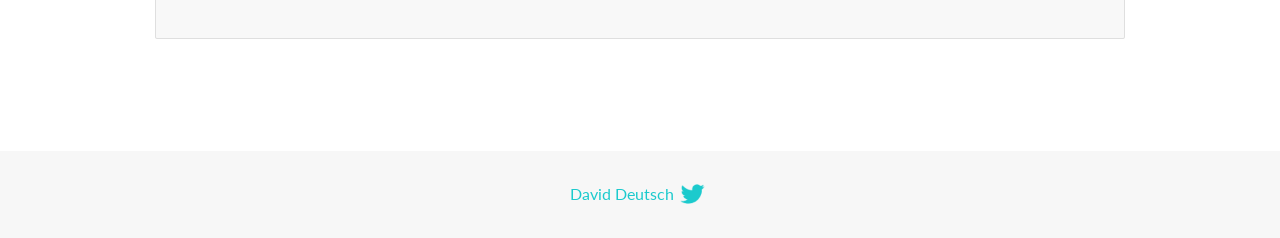
<file: assets/vendor/owl/docs/demos/basic.html>
<!DOCTYPE html>
<html lang="en">
  <head>

    <!-- head -->
    <meta charset="utf-8">
    <meta name="msapplication-tap-highlight" content="no" />
    <meta name="viewport" content="width=device-width, initial-scale=1.0" />
    <meta name="description" content="Basic usage demo">
    <meta name="author" content="David Deutsch">
    <title>
      Basic Demo | Owl Carousel | 2.3.4
    </title>

    <!-- Stylesheets -->
    <link href='https://fonts.googleapis.com/css?family=Lato:300,400,700,400italic,300italic' rel='stylesheet' type='text/css'>
    <link rel="stylesheet" href="../assets/css/docs.theme.min.css">

    <!-- Owl Stylesheets -->
    <link rel="stylesheet" href="../assets/owlcarousel/assets/owl.carousel.min.css">
    <link rel="stylesheet" href="../assets/owlcarousel/assets/owl.theme.default.min.css">

    <!-- HTML5 shim and Respond.js IE8 support of HTML5 elements and media queries -->

    <!--[if lt IE 9]>
      <script src="https://oss.maxcdn.com/libs/html5shiv/3.7.0/html5shiv.js"></script>
      <script src="https://oss.maxcdn.com/libs/respond.js/1.3.0/respond.min.js"></script>
    <![endif]-->

    <!-- Favicons -->
    <link rel="apple-touch-icon-precomposed" sizes="144x144" href="../assets/ico/apple-touch-icon-144-precomposed.png">
    <link rel="shortcut icon" href="../assets/ico/favicon.png">
    <link rel="shortcut icon" href="favicon.ico">

    <!-- Yeah i know js should not be in header. Its required for demos.-->

    <!-- javascript -->
    <script src="../assets/vendors/jquery.min.js"></script>
    <script src="../assets/owlcarousel/owl.carousel.js"></script>
  </head>
  <body>

    <!-- header -->
    <header class="header">
      <div class="row">
        <div class="large-12 columns">
          <div class="brand left">
            <h3>
              <a href="/OwlCarousel2/">owl.carousel.js</a> 
            </h3>
          </div>
          <a id="toggle-nav" class="right">
            <span></span> <span></span> <span></span> 
          </a> 
          <div class="nav-bar">
            <ul class="clearfix">
              <li> <a href="/OwlCarousel2/index.html">Home</a>  </li>
              <li class="active">
                <a href="/OwlCarousel2/demos/demos.html">Demos</a> 
              </li>
              <li> <a href="/OwlCarousel2/docs/started-welcome.html">Docs</a>  </li>
              <li>
                <a href="https://github.com/OwlCarousel2/OwlCarousel2/archive/2.3.4.zip">Download</a> 
                <span class="download"></span> 
              </li>
            </ul>
          </div>
        </div>
      </div>
    </header>

    <!-- title -->
    <section class="title">
      <div class="row">
        <div class="large-12 columns">
          <h1>Basic</h1>
        </div>
      </div>
    </section>

    <!--  Demos -->
    <section id="demos">
      <div class="row">
        <div class="large-12 columns">
          <div class="owl-carousel owl-theme">
            <div class="item">
              <h4>1</h4>
            </div>
            <div class="item">
              <h4>2</h4>
            </div>
            <div class="item">
              <h4>3</h4>
            </div>
            <div class="item">
              <h4>4</h4>
            </div>
            <div class="item">
              <h4>5</h4>
            </div>
            <div class="item">
              <h4>6</h4>
            </div>
            <div class="item">
              <h4>7</h4>
            </div>
            <div class="item">
              <h4>8</h4>
            </div>
            <div class="item">
              <h4>9</h4>
            </div>
            <div class="item">
              <h4>10</h4>
            </div>
            <div class="item">
              <h4>11</h4>
            </div>
            <div class="item">
              <h4>12</h4>
            </div>
          </div>
          <h3 id="overview">Overview</h3>
          <p>Basic usage of Owl Carousel. I used <code>loop:true</code> and <code>margin:10</code>. The structure works with any kind of DOM element. In all of my examples i used <code>&lt;div class=&quot;item&quot;&gt;...&lt;/div&gt;</code> but you could
            put any other element <code>div/span/a/img...</code></p>
          <h3 id="setup">Setup</h3>
          <pre><code>$(&#39;.owl-carousel&#39;).owlCarousel({
    loop:true,
    margin:10,
    nav:true,
    responsive:{
        0:{
            items:1
        },
        600:{
            items:3
        },
        1000:{
            items:5
        }
    }
})</code></pre>
          <h3 id="html">html</h3>
          <pre><code>&lt;div class=&quot;owl-carousel owl-theme&quot;&gt;
    &lt;div class=&quot;item&quot;&gt;&lt;h4&gt;1&lt;/h4&gt;&lt;/div&gt;
    &lt;div class=&quot;item&quot;&gt;&lt;h4&gt;2&lt;/h4&gt;&lt;/div&gt;
    &lt;div class=&quot;item&quot;&gt;&lt;h4&gt;3&lt;/h4&gt;&lt;/div&gt;
    &lt;div class=&quot;item&quot;&gt;&lt;h4&gt;4&lt;/h4&gt;&lt;/div&gt;
    &lt;div class=&quot;item&quot;&gt;&lt;h4&gt;5&lt;/h4&gt;&lt;/div&gt;
    &lt;div class=&quot;item&quot;&gt;&lt;h4&gt;6&lt;/h4&gt;&lt;/div&gt;
    &lt;div class=&quot;item&quot;&gt;&lt;h4&gt;7&lt;/h4&gt;&lt;/div&gt;
    &lt;div class=&quot;item&quot;&gt;&lt;h4&gt;8&lt;/h4&gt;&lt;/div&gt;
    &lt;div class=&quot;item&quot;&gt;&lt;h4&gt;9&lt;/h4&gt;&lt;/div&gt;
    &lt;div class=&quot;item&quot;&gt;&lt;h4&gt;10&lt;/h4&gt;&lt;/div&gt;
    &lt;div class=&quot;item&quot;&gt;&lt;h4&gt;11&lt;/h4&gt;&lt;/div&gt;
    &lt;div class=&quot;item&quot;&gt;&lt;h4&gt;12&lt;/h4&gt;&lt;/div&gt;
&lt;/div&gt;</code></pre>
          <script>
            $(document).ready(function() {
              var owl = $('.owl-carousel');
              owl.owlCarousel({
                margin: 10,
                nav: true,
                loop: true,
                responsive: {
                  0: {
                    items: 1
                  },
                  600: {
                    items: 3
                  },
                  1000: {
                    items: 5
                  }
                }
              })
            })
          </script>
        </div>
      </div>
    </section>

    <!-- footer -->
    <footer class="footer">
      <div class="row">
        <div class="large-12 columns">
          <h5>
            <a href="/OwlCarousel2/docs/support-contact.html">David Deutsch</a> 
            <a id="custom-tweet-button" href="https://twitter.com/share?url=https://github.com/OwlCarousel2/OwlCarousel2&text=Owl Carousel - This is so awesome! " target="_blank"></a> 
          </h5>
        </div>
      </div>
    </footer>

    <!-- vendors -->
    <script src="../assets/vendors/highlight.js"></script>
    <script src="../assets/js/app.js"></script>
  </body>
</html>
</file>
<file: assets/vendor/simple-notify/demo/assets/css/prism.css>
/* PrismJS 1.23.0
https://prismjs.com/download.html#themes=prism&languages=markup+css+clike+javascript */
/**
 * prism.js default theme for JavaScript, CSS and HTML
 * Based on dabblet (http://dabblet.com)
 * @author Lea Verou
 */

code[class*="language-"],
pre[class*="language-"] {
	color: black;
	background: none;
	text-shadow: 0 1px white;
	font-family: Consolas, Monaco, 'Andale Mono', 'Ubuntu Mono', monospace;
	font-size: 1em;
	text-align: left;
	white-space: pre;
	word-spacing: normal;
	word-break: normal;
	word-wrap: normal;
	line-height: 1.5;

	-moz-tab-size: 4;
	-o-tab-size: 4;
	tab-size: 4;

	-webkit-hyphens: none;
	-moz-hyphens: none;
	-ms-hyphens: none;
	hyphens: none;
}

pre[class*="language-"]::-moz-selection, pre[class*="language-"] ::-moz-selection,
code[class*="language-"]::-moz-selection, code[class*="language-"] ::-moz-selection {
	text-shadow: none;
	background: #b3d4fc;
}

pre[class*="language-"]::selection, pre[class*="language-"] ::selection,
code[class*="language-"]::selection, code[class*="language-"] ::selection {
	text-shadow: none;
	background: #b3d4fc;
}

@media print {
	code[class*="language-"],
	pre[class*="language-"] {
		text-shadow: none;
	}
}

/* Code blocks */
pre[class*="language-"] {
	padding: 1em;
	margin: .5em 0;
	overflow: auto;
}

:not(pre) > code[class*="language-"],
pre[class*="language-"] {
	background: #f5f2f0;
}

/* Inline code */
:not(pre) > code[class*="language-"] {
	padding: .1em;
	border-radius: .3em;
	white-space: normal;
}

.token.comment,
.token.prolog,
.token.doctype,
.token.cdata {
	color: slategray;
}

.token.punctuation {
	color: #999;
}

.token.namespace {
	opacity: .7;
}

.token.property,
.token.tag,
.token.boolean,
.token.number,
.token.constant,
.token.symbol,
.token.deleted {
	color: #905;
}

.token.selector,
.token.attr-name,
.token.string,
.token.char,
.token.builtin,
.token.inserted {
	color: #690;
}

.token.operator,
.token.entity,
.token.url,
.language-css .token.string,
.style .token.string {
	color: #9a6e3a;
	/* This background color was intended by the author of this theme. */
	background: hsla(0, 0%, 100%, .5);
}

.token.atrule,
.token.attr-value,
.token.keyword {
	color: #07a;
}

.token.function,
.token.class-name {
	color: #DD4A68;
}

.token.regex,
.token.important,
.token.variable {
	color: #e90;
}

.token.important,
.token.bold {
	font-weight: bold;
}
.token.italic {
	font-style: italic;
}

.token.entity {
	cursor: help;
}
</file>
<file: assets/vendor/simple-notify/demo/assets/css/demo.css>
* {
  box-sizing: border-box;
}

:root {
  --border-width: 1px;
  --border-color: #cecece;
  --text-color: #000000;

  --knobs-width: 350px;
}

.btn {
  will-change: unset !important;
  transform: unset !important;
  transform-style: unset !important;
  font-size: 1rem !important;
}

html {
  font-family: BlinkMacSystemFont, 'Segoe UI', Roboto, Oxygen, Ubuntu, Cantarell, 'Open Sans', 'Helvetica Neue', sans-serif;
  font-size: 15px;
}

body {
  margin: 0;
  padding: 0;
  min-height: 100vh;
  background: #f9f9f9;
}

.logo {
  object-fit: contain;
  max-width: 250px;
  margin-bottom: 1rem;
}

.knobs {
  position: fixed;
  height: 100vh;
  overflow: auto;
  width: var(--knobs-width);
  padding: 20px;
  background: #f9f9f9;
  box-shadow: 5px 0 30px rgba(0, 0, 0, 0.1);
  z-index: 100;
  transition: 0.3s ease;
  will-change: transform;
}

.knobs::before {
  content: '';
}

.os-scrollbar-handle {
  background: rgba(0, 0, 0, 0.2) !important;
}

.knobs-title {
  margin: 0;
  padding: 0;
  font-size: 1.5rem;
  font-weight: 600;
}

.page-container {
  position: absolute;
  top: 0;
  left: 0;
  right: 0;
  bottom: 0;
  width: 100%;
  height: 100%;
  display: flex;
  flex-direction: column;
  align-items: center;
}

.container {
  margin-top: 10rem;
  text-align: center;
}

.header {
  margin-top: 20px;
  text-align: center;
  display: flex;
  flex-direction: column;
  align-items: center;
}

.editor {
  --code-gold: #f584ae;
  --code-aqua: #eaca71;
  --code-orange: #49d8c4;
  --code-error-bg: rgba(255, 59, 59, 0.3);
  --code-class-name: #feb8ff;
  --code-keyword: yellow;
  margin-top: 3rem;
}

pre {
  max-width: 400px;
  background: #334150 !important;
  margin: 0 !important;
  padding: 0 !important;
  margin-top: 1rem !important;
  padding: 1rem !important;
}

code,
pre {
  text-shadow: none !important;
  color: #e0e0e0 !important;
  font-family: 'Fira Code', monospace !important;
  font-size: 14px !important;
}

pre ::selection,
code ::selection {
  background: rgba(255, 255, 255, 0.2) !important;
}

.token {
  background: none !important;
}

.token.function,
.token.punctuation {
  color: #bed2ff;
}

.token.boolean,
.token.number,
.token.tag {
  color: #fff;
  font-weight: 400;
}

.token.operator,
.token.attr-name {
  color: var(--code-gold);
}

.token.class-name {
  color: var(--code-class-name);
}

.token.keyword {
  color: var(--code-keyword);
}

.token.string,
.token.attr-value {
  color: var(--code-aqua);
}

@media screen and (max-width: 1360px) {
  .page-container {
    padding-left: var(--knobs-width);
  }
  .container {
    margin-top: 8rem;
  }
}

@media screen and (max-width: 800px) {
  .knobs {
    transform: translateX(-100%);
  }
  .page-container {
    padding-left: 0;
  }
  .container {
    margin-top: 5rem;
  }
}
</file>
<file: assets/vendor/simple-notify/dist/simple-notify.min.css>
.notifications-container{max-height:100vh;max-width:320px;pointer-events:none;position:fixed;width:100%;z-index:9999}.notifications-container.notify-is-x-center{left:50%;transform:translateX(-50%)}.notifications-container.notify-is-y-center{top:50%;transform:translateY(-50%)}.notifications-container.notify-is-center{left:50%;top:50%;transform:translate(-50%, -50%)}.notifications-container.notify-is-left{left:0}.notifications-container.notify-is-right{right:0}.notifications-container.notify-is-top{top:0}.notifications-container.notify-is-bottom{bottom:0}.notifications-container.notify-is-x-center.notify-is-top{top:var(--distance)}.notifications-container.notify-is-x-center.notify-is-bottom{bottom:var(--distance)}.notifications-container>*{pointer-events:auto}.notify{--notify-error: rgb(235, 87, 87);--notify-error-progress: rgb(192, 69, 69);--notify-success: rgb(111, 207, 151);--notify-success-progress: rgb(84, 170, 120);--notify-warning: rgb(242, 201, 76);--notify-warning-progress: rgb(196, 166, 79);--notify-info: rgb(81, 205, 243);--notify-info-progress: rgb(84, 169, 196);--notify-gray: rgb(51, 51, 51);--notify-gray-2: rgb(77, 77, 77);--notify-gray-3: rgb(130, 130, 130);--notify-white: rgb(255, 255, 255);--notify-white-2: rgba(255, 255, 255, 0.8);--notify-padding: 0.75rem;--notify-icon-size: 32px;--notify-close-icon-size: 16px;align-items:center;border-radius:6px;box-sizing:border-box;display:flex;font-family:-apple-system, BlinkMacSystemFont, 'Segoe UI', Roboto, Oxygen, Ubuntu, Cantarell, 'Open Sans', 'Helvetica Neue', sans-serif;overflow:hidden;padding:var(--notify-padding);position:relative;text-decoration:none;transition-timing-function:ease;width:100%}.notify__icon{align-items:center;display:flex;flex-shrink:0;height:var(--notify-icon-size);justify-content:center;margin-right:12px;width:var(--notify-icon-size)}.notify__close{align-items:center;cursor:pointer;display:flex;height:var(--notify-close-icon-size);justify-content:center;position:absolute;right:12px;top:12px;user-select:none;width:var(--notify-close-icon-size)}.notify__close *{pointer-events:none}.notify__title{font-size:1rem;font-weight:600;padding-right:calc(var(--notify-padding) + var(--notify-close-icon-size))}.notify__text{font-size:0.875rem;margin-top:0.25rem}.notify--type-1{background-color:#fff;border:1px solid currentColor}.notify--type-1 .notify__close{color:var(--notify-gray-3)}.notify--type-1 .notify__title{color:var(--notify-gray)}.notify--type-1 .notify__text{color:var(--notify-gray-2)}.notify--type-2{color:var(--notify-gray)}.notify--type-3{color:var(--notify-white)}.notify--type-3 .notify__text{color:var(--notify-white-2)}.notify--error.notify--type-1{box-shadow:0 2px 26px rgba(215,0,0,0.1);color:var(--notify-error)}.notify--error.notify--type-2,.notify--error.notify--type-3{background-color:var(--notify-error)}.notify--warning.notify--type-1{box-shadow:0 2px 26px rgba(242,201,76,0.1);color:var(--notify-warning)}.notify--warning.notify--type-2,.notify--warning.notify--type-3{background-color:var(--notify-warning)}.notify--success.notify--type-1{box-shadow:0 2px 26px rgba(82,215,0,0.1);color:var(--notify-success)}.notify--success.notify--type-2,.notify--success.notify--type-3{background-color:var(--notify-success)}.notify--info.notify--type-1{box-shadow:0 2px 26px rgba(84,175,202,0.1);color:var(--notify-info)}.notify--info.notify--type-2,.notify--info.notify--type-3{background-color:var(--notify-info)}.notify--fade{opacity:0;will-change:opacity}.notify--fadeIn{opacity:1}.notify--slide{opacity:0;will-change:opacity, transform}.notify-is-center .notify--slide,.notify-is-y-center .notify--slide,.notify-is-x-center:not(.notify-is-bottom) .notify--slide{transform:translateY(-20px)}.notify-is-x-center.notify-is-bottom .notify--slide{transform:translateY(20px)}.notify-is-right .notify--slide{transform:translateX(calc(var(--distance) + 110%))}.notify-is-left .notify--slide{transform:translateX(calc((var(--distance) * -1) - 110%))}.notify-is-x-center:not(.notify-is-bottom) .notify--slideIn,.notify-is-center .notify--slideIn,.notify-is-y-center .notify--slideIn,.notify-is-x-center.notify-is-bottom .notify--slideIn{opacity:1;transform:translateY(0)}.notify-is-right .notify--slideIn,.notify-is-left .notify--slideIn{opacity:1;transform:translateX(0)}.notify-is-left .notify{left:var(--distance)}.notify-is-right .notify{right:var(--distance)}.notify-is-top .notify,.notify-is-center .notify,.notify-is-y-center .notify,.notify-is-x-center.notify-is-top .notify{margin-top:var(--gap)}.notify-is-bottom .notify,.notify-is-x-center:not(.notify-is-top) .notify{margin-bottom:var(--gap)}.notify.notify-autoclose{--progress-height: 5px;padding-bottom:calc(var(--notify-padding) + var(--progress-height))}.notify.notify-autoclose::before{animation:progress calc(var(--timeout) * 1ms) linear forwards;bottom:0;content:'';height:var(--progress-height);left:0;position:absolute;transform:scale3d(1, 1, 1);transform-origin:left;width:100%}@keyframes progress{to{transform:scale3d(0, 1, 1)}}.notify.notify-autoclose.notify--error::before{background-color:var(--notify-error-progress)}.notify.notify-autoclose.notify--warning::before{background-color:var(--notify-warning-progress)}.notify.notify-autoclose.notify--success::before{background-color:var(--notify-success-progress)}.notify.notify-autoclose.notify--info::before{background-color:var(--notify-info-progress)}
</file>
<file: assets/vendor/simple-notify/demo/assets/css/line.min.css>
:root{--transition:0.15s cubic-bezier(0.64, 0.57, 0.67, 1.53);--transition-linear:0.15s linear;--black:#000;--white:#fff;--gray:rgb(196, 196, 196);--gray-dark:rgb(97, 97, 97);--gray-light:rgb(243, 243, 243);--green:rgb(176, 233, 189);--green-dark:rgb(50, 136, 69);--green-light:rgb(214, 231, 218);--orange:rgb(240, 208, 146);--orange-dark:rgb(209, 161, 67);--orange-light:rgb(246, 236, 217);--blue:rgb(176, 229, 233);--blue-dark:rgb(50, 115, 220);--blue-light:rgb(211 235 255);--yellow:rgb(255, 231, 145);--yellow-dark:rgb(255, 199, 0);--yellow-light:rgb(255, 244, 204);--pink:rgb(233, 176, 227);--pink-dark:rgb(173, 69, 163);--pink-light:rgb(239, 218, 237);--purple:rgb(187, 185, 255);--purple-dark:rgb(85, 81, 255);--purple-light:rgb(221, 220, 255);--red:rgb(252, 166, 166);--red-dark:rgb(173, 45, 45);--red-light:rgb(239, 213, 213);--text-color:#4a4a4a;--font-family:BlinkMacSystemFont,-apple-system,'Segoe UI',Roboto,Oxygen,Ubuntu,Cantarell,'Fira Sans','Droid Sans','Helvetica Neue',Helvetica,Arial,sans-serif;--shadow-bg:var(--gray);--focus-box-shadow-width:2px;--focus-box-shadow-color:var(--gray);--border-color:var(--black);--border-width:2px;--border-radius:4px;--input-height:2.5rem;--placeholder-color:var(--gray);--shadow-distance:3px;--is-shadow-right:-1;--is-shadow-top:-1;--reset-shadow-right:auto;--reset-shadow-left:0;--reset-shadow-top:auto;--reset-shadow-bottom:0;--is-shadow-margin-left:1;--is-shadow-margin-right:0;--is-shadow-margin-bottom:1;--is-shadow-margin-top:0;--select-icon-size:20px;--delete-button-size:24px;--accordion-button-height:40px;--accordion-button-bg:#fff;--active-accordion-button-bg:#fff;--active-accordion-text-color:#000;--slider-button-size:50px;--slider-icon:url('data:image/svg+xml;utf8,<svg width="24" height="24" viewBox="0 0 24 24" fill="none" xmlns="http://www.w3.org/2000/svg"><path d="M3 12L21 12" stroke="black" stroke-width="2" stroke-linecap="round" stroke-linejoin="round"/><path d="M14 5L21 12L14 19" stroke="black" stroke-width="2" stroke-linecap="round" stroke-linejoin="round"/></svg>');--slider-icon-size:24px;--slider-icon-bg:#fff;--dropdown-icon-size:1.2rem;--dropdown-icon:url('data:image/svg+xml;utf8,<svg xmlns="http://www.w3.org/2000/svg" width="24" height="24" viewBox="0 0 24 24" fill="none" stroke="currentColor" stroke-width="2" stroke-linecap="round" stroke-linejoin="round"><polyline points="6 9 12 15 18 9"></polyline></svg>')}.text-center{text-align:center}.d-flex{display:flex}.justify-center{justify-content:center}.align-center{align-items:center}*,::after,::before{box-sizing:border-box}html{font-size:16px;-moz-osx-font-smoothing:grayscale;-webkit-font-smoothing:antialiased;text-rendering:optimizeLegibility;-webkit-text-size-adjust:100%;-moz-text-size-adjust:100%;-ms-text-size-adjust:100%;text-size-adjust:100%}body{color:var(--text-color);font-size:1em;line-height:1.5;margin:0;padding:0}label{line-height:1}strong{font-weight:700}.btn{--focus-box-shadow-width:2px;outline:0;display:inline-flex;align-items:center;justify-content:center;cursor:pointer;color:var(--text-color);text-decoration:none;line-height:1;padding:.5rem 1rem;font-size:1rem}.btn.btn-sm{--shadow-distance:2px;padding:.4rem .8rem;font-size:.9rem}.btn.btn-l{--shadow-distance:4px;padding:.8rem 1.5rem;font-size:1.1rem}.btn.active:not([disabled]),.btn:active:not([disabled]){transition:none;box-shadow:0 0 0 var(--focus-box-shadow-width) var(--focus-box-shadow-color,var(--shadow-bg))}.btn[disabled]{cursor:not-allowed;--border-color:var(--disabled-border-color, var(--gray));color:var(--gray)}.btn[disabled].green{--border-color:var(--green-light)}.btn[disabled].orange{--border-color:var(--orange-light)}.btn[disabled].red{--border-color:var(--red-light)}.btn[disabled].pink{--border-color:var(--pink-light)}.btn[disabled].purple{--border-color:var(--purple-light)}.btn[disabled].blue{--border-color:var(--blue-light)}.btn[disabled].yellow{--border-color:var(--yellow-light)}.btn-icon{display:flex;align-items:center}.btn-icon.btn-icon-right{margin-left:10px}.btn-icon.btn-icon-left{margin-right:10px}.btn.btn-full{display:flex;width:100%}.btn.btn-full:not(.no-shadow){width:calc(100% - var(--shadow-distance))}.btn.btn-loading{color:transparent!important;pointer-events:none!important;user-select:none}.btn.btn-loading>*{opacity:0!important}.btn.btn-loading::after{content:'';border-radius:50%;width:1em;height:1em;flex-shrink:0;border:var(--border-width) solid var(--border-color);border-right-color:transparent;border-bottom-color:transparent;animation:loading .5s linear infinite;position:absolute;left:calc(50% - .5em);top:calc(50% - .5em)}@keyframes loading{100%{transform:rotate(360deg)}}.buttons{align-items:center;display:flex;flex-wrap:wrap;justify-content:flex-start}.buttons .btn{margin-bottom:.75rem}.buttons .btn:not(:last-child){margin-right:.75rem}.delete{display:inline-block;vertical-align:top;text-decoration:none;height:var(--delete-button-size);width:var(--delete-button-size);border-radius:50%;flex-shrink:0;outline:0;position:relative;cursor:pointer}.delete:hover{background-color:var(--gray-light)}.delete.delete-sm{--delete-button-size:16px}.delete.delete-l{--delete-button-size:32px}.delete::before{height:2px;width:50%}.delete::after{height:50%;width:2px}.delete::after,.delete::before{background-color:var(--border-color);content:'';display:block;left:50%;position:absolute;top:50%;transform:translateX(-50%) translateY(-50%) rotate(45deg);transform-origin:center center}.img{width:calc(var(--img-width,300px) - var(--shadow-distance) * 2);height:var(--img-height,300px)}.img.aspect-ratio,.img[style*='--aspect-ratio']{width:100%;height:auto;position:relative}.img.aspect-ratio:not(.no-shadow),.img[style*='--aspect-ratio']:not(.no-shadow){width:calc(100% - var(--shadow-distance));margin-right:calc(var(--shadow-distance) - var(--border-width))}.img.aspect-ratio::after,.img[style*='--aspect-ratio']::after{content:'';display:block;padding-bottom:calc(100% / (var(--aspect-ratio)))}.blockquote{quotes:none;padding:20px;line-height:1.5;position:relative;transform-style:preserve-3d;width:100%;margin:0;color:var(--text-color)}.blockquote-foter,.blockquote-text,.blockquote-title{position:relative;z-index:2}.blockquote-title{display:block;font-weight:500;margin-bottom:.75rem;text-align:center}.blockquote-text{font-style:italic;color:currentColor;padding:0;margin:0}.blockquote-footer{margin-top:.75rem;text-align:right}.blockquote-footer::before{content:'\2014 \00A0'}.blockquote:not(.no-shadow)::after{content:'';position:absolute;z-index:1;height:100%;transition:inherit;border-radius:inherit;background-color:var(--shadow-bg);bottom:-8px;width:calc(100% - 20px);left:10px;transform:translate3d(0,0,-.1px)}.progress{-moz-appearance:none;-webkit-appearance:none;border:none;border-radius:.75rem;height:1.5rem;display:block;overflow:hidden;padding:0;width:100%;transition:var(--transition-linear)}.progress.progress-sm{border-radius:.5rem;height:1rem}.progress.progress-l{border-radius:1rem;height:2rem}.progress::-webkit-progress-bar{background-color:var(--progress-bar-bg,#fff)}.progress::-webkit-progress-value{background-color:var(--progress-value-bg,var(--gray-dark));background-image:repeating-linear-gradient(45deg,transparent,transparent 5px,rgba(255,255,255,.2) 5px,rgba(255,255,255,.2) 10px)}.progress.pink{--progress-value-bg:var(--pink-dark)}.progress.green{--progress-value-bg:var(--green-dark)}.progress.orange{--progress-value-bg:var(--orange-dark)}.progress.red{--progress-value-bg:var(--red-dark)}.progress.purple{--progress-value-bg:var(--purple-dark)}.progress.blue{--progress-value-bg:var(--blue-dark)}.progress.yellow{--progress-value-bg:var(--yellow-dark)}.progress+.progress{margin-top:.75rem}.notification{padding:1.25rem 2.5rem 1.25rem 1.5rem;position:relative;background-color:var(--gray-light);line-height:1.5;width:100%;max-width:var(--notification-max-width,500px)}.notification .delete{right:.5rem;position:absolute;top:.5rem}.notification+.notification{margin-top:1.5rem}.notification.orange{background-color:var(--orange-light)}.notification.purple{background-color:var(--purple-light)}.notification.pink{background-color:var(--pink-light)}.notification.yellow{background-color:var(--yellow-light)}.notification.blue{background-color:var(--blue-light)}.notification.green{background-color:var(--green-light)}.notification.red{background-color:var(--red-light)}.field{width:100%}.field:not(:first-child){margin-top:1.5rem}.field .field-label{margin-bottom:.5rem}.field.field-horizontal{display:flex;align-items:center}.field.field-horizontal .field-label{margin-right:.75rem;margin-bottom:0}.field .field-body{flex-grow:1}.control{position:relative}.form-row{display:flex;width:100%}.form-row .field:not(:first-child){margin-top:0}.form-row:not(:first-child){margin-top:1.5rem}.form-row>:not(:last-child){margin-right:.75rem}.input,.textarea{display:block;width:100%;padding:.5rem .75rem;border-radius:var(--border-radius);font-size:1rem;outline:0;color:var(--text-color);resize:vertical}.input.focus,.input:focus,.textarea.focus,.textarea:focus{box-shadow:0 0 0 var(--focus-box-shadow-width) var(--focus-box-shadow-color)}.input+.input,.input+.textarea,.textarea+.input,.textarea+.textarea{margin-top:.75rem}.input::placeholder,.textarea::placeholder{color:var(--placeholder-color)}.input.has-icon-left,.textarea.has-icon-left{padding-left:calc(var(--input-height))}.input.has-icon-right,.textarea.has-icon-right{padding-right:calc(var(--input-height))}.input~.icon-left,.input~.icon-right,.textarea~.icon-left,.textarea~.icon-right{position:absolute;top:50%;transform:translateY(-50%);width:var(--input-height);display:flex;align-items:center;justify-content:center;opacity:.5}.input:focus~.icon-left,.input:focus~.icon-right,.textarea:focus~.icon-left,.textarea:focus~.icon-right{opacity:1}.input~.icon-left,.textarea~.icon-left{left:var(--border-width)}.input~.icon-right,.textarea~.icon-right{right:var(--border-width)}.input{height:var(--input-height)}.textarea{min-height:100px}.checkbox,.radio{display:inline-block;position:relative;cursor:pointer;vertical-align:baseline}.checkbox>input[type=checkbox],.checkbox>input[type=radio],.radio>input[type=checkbox],.radio>input[type=radio]{width:20px;height:20px;-webkit-appearance:none;appearance:none;margin:0;outline:0;cursor:pointer;vertical-align:text-bottom}.checkbox>input[type=radio],.radio>input[type=radio]{border-radius:50%;background:radial-gradient(circle at 50% 50%,transparent 0 7.5px,var(--border-color) 8.5px 10px) 50% 50%/20px 20px no-repeat,#fff}.checkbox>input[type=radio]:checked,.radio>input[type=radio]:checked{background:radial-gradient(circle at 50% 50%,var(--border-color) 0 5px,transparent 6px 7.5px,var(--border-color) 8.5px 10px) 50% 50%/20px 20px no-repeat,#fff}.checkbox>input[type=checkbox]:checked,.radio>input[type=checkbox]:checked{box-shadow:inset 2px 2px 0 #fff,inset -2px -2px 0 #fff,inset 2px -2px 0 #fff,inset -2px 2px 0 #fff;background-color:var(--border-color)}.checkbox.focus>input[type=radio],.checkbox>input[type=radio]:focus,.radio.focus>input[type=radio],.radio>input[type=radio]:focus{box-shadow:0 0 0 var(--focus-box-shadow-width) var(--focus-box-shadow-color)}.checkbox.focus>input[type=radio]:checked,.checkbox>input[type=radio]:focus:checked,.radio.focus>input[type=radio]:checked,.radio>input[type=radio]:focus:checked{box-shadow:0 0 0 var(--focus-box-shadow-width) var(--focus-box-shadow-color);background:radial-gradient(circle at 50% 50%,var(--border-color) 0 5px,transparent 6px 7.5px,var(--border-color) 8.5px 10px) 50% 50%/20px 20px no-repeat,#fff}.checkbox.focus>input[type=checkbox],.checkbox>input[type=checkbox]:focus,.radio.focus>input[type=checkbox],.radio>input[type=checkbox]:focus{box-shadow:inset 2px 2px 0 #fff,inset -2px -2px 0 #fff,inset 2px -2px 0 #fff,inset -2px 2px 0 #fff,0 0 0 var(--focus-box-shadow-width) var(--focus-box-shadow-color)}.checkbox.focus>input[type=checkbox]:checked,.checkbox>input[type=checkbox]:focus:checked,.radio.focus>input[type=checkbox]:checked,.radio>input[type=checkbox]:focus:checked{box-shadow:inset 2px 2px 0 #fff,inset -2px -2px 0 #fff,inset 2px -2px 0 #fff,inset -2px 2px 0 #fff,0 0 0 var(--focus-box-shadow-width) var(--focus-box-shadow-color);background-color:var(--border-color)}.checkbox,.input,.radio{line-height:1}.checkbox[disabled],.input[disabled],.radio[disabled]{--border-color:var(--disabled-border-color, var(--gray));color:var(--gray)}.checkbox[disabled],.checkbox[disabled]>input[disabled],.input[disabled],.input[disabled]>input[disabled],.radio[disabled],.radio[disabled]>input[disabled]{cursor:not-allowed}.checkbox[disabled].green,.input[disabled].green,.radio[disabled].green{--border-color:var(--green-light)}.checkbox[disabled].orange,.input[disabled].orange,.radio[disabled].orange{--border-color:var(--orange-light)}.checkbox[disabled].red,.input[disabled].red,.radio[disabled].red{--border-color:var(--red-light)}.checkbox[disabled].pink,.input[disabled].pink,.radio[disabled].pink{--border-color:var(--pink-light)}.checkbox[disabled].purple,.input[disabled].purple,.radio[disabled].purple{--border-color:var(--purple-light)}.checkbox[disabled].blue,.input[disabled].blue,.radio[disabled].blue{--border-color:var(--blue-light)}.checkbox[disabled].yellow,.input[disabled].yellow,.radio[disabled].yellow{--border-color:var(--yellow-light)}.checkbox+.checkbox,.radio+.radio{margin-left:10px}.input-file{position:relative;color:var(--text-color)}.input-file-drag-drop{width:100%;height:100px}.input-file input[type=file]{position:absolute;width:100%;height:100%;top:0;left:0;right:0;bottom:0;opacity:0;cursor:pointer;outline:0;border:none;z-index:2}.input-file input[type=file]::-webkit-file-upload-button{display:none}.input-file .btn-file{margin-top:0;margin-left:0;transform:translateY(0)}.input-file .btn-file:hover{transform:translateY(0)}.input-file .btn-file::before{content:none}.input-file .file-dummy{width:100%;height:100%;display:flex;align-items:center;justify-content:center;text-align:center;border:var(--border-width) dashed var(--border-color);border-radius:var(--border-radius);background-color:var(--drag-drop-bg,var(--gray-light));transition:var(--transition-linear)}.input-file .btn-file .file-success,.input-file .file-dummy .file-success{display:none}.input-file:hover .file-dummy{background-color:var(--hover-drag-drop-bg,var(--gray))}.input-file input[type=file]:valid+.file-dummy{background-color:var(--success-drag-drop-bg,var(--green-light));--border-color:var(--success-drag-drop-border-color, var(--green-dark))}.input-file input[type=file]:valid+.btn-file{--border-color:var(--success-drag-drop-border-color, var(--green-dark))}.input-file input[type=file]:valid+.btn-file .file-success,.input-file input[type=file]:valid+.file-dummy .file-success{display:inline-block;color:var(--success-text-color,var(--text-color))}.input-file input[type=file]:valid+.btn-file .file-default,.input-file input[type=file]:valid+.file-dummy .file-default{display:none}.range{--track-color:#fff;--disabled-track-color:#fff;--thumb-color:#fff;--disabled-thumb-color:#fff;--focus-track-color:var(--gray-light);--thumb-radius:50%;--thumb-height:24px;--thumb-width:24px;--thumb-border-width:2px;--thumb-border-color:var(--black);--disabled-thumb-border-color:var(--gray);--track-border-width:2px;--track-border-color:var(--black);--disabled-track-border-color:var(--gray);--track-width:100%;--track-height:8px;--track-radius:5px;--cursor:defualt;-webkit-appearance:none;background:0 0;margin:calc(var(--thumb-height)/ 2) 0;width:var(--track-width)}.range::-moz-focus-outer{border:0}.range:focus{outline:0}.range:focus::-webkit-slider-runnable-track{background:var(--focus-track-color)}.range::-webkit-slider-runnable-track{cursor:var(--cursor);height:var(--track-height);width:var(--track-width);background:var(--track-color);border:var(--track-border-width) solid var(--track-border-color);border-radius:var(--track-radius)}.range::-webkit-slider-thumb{background:var(--thumb-color);border:var(--thumb-border-width) solid var(--thumb-border-color);border-radius:var(--thumb-radius);box-sizing:border-box;cursor:var(--cursor);height:var(--thumb-height);width:var(--thumb-width);-webkit-appearance:none;margin-top:calc((var(--track-border-width) * -2 + var(--track-height))/ 2 - var(--thumb-height)/ 2)}.range::-moz-range-track{cursor:var(--cursor);height:var(--track-height);width:var(--track-width);background:var(--track-color);border:var(--track-border-width) solid var(--track-border-color);border-radius:var(--track-radius);height:calc(var(--track-height)/ 2)}.range::-moz-range-thumb{background:var(--thumb-color);border:var(--thumb-border-width) solid var(--thumb-border-color);border-radius:var(--thumb-radius);box-sizing:border-box;cursor:var(--cursor);height:var(--thumb-height);width:var(--thumb-width)}.range:disabled{--track-color:var(--disabled-track-color);--thumb-color:var(--disabled-thumb-color);--thumb-border-color:var(--disabled-thumb-border-color);--track-border-color:var(--disabled-track-border-color);--cursor:not-allowed}.select{--select-icon:url('data:image/svg+xml;utf8,<svg xmlns="http://www.w3.org/2000/svg" width="24" height="24" viewBox="0 0 24 24" fill="none" stroke="currentColor" stroke-width="2" stroke-linecap="round" stroke-linejoin="round"><polyline points="6 9 12 15 18 9"></polyline></svg>');padding:.5rem calc(1.5rem + var(--select-icon-size)) .5rem 1rem;-webkit-appearance:none;-moz-appearance:none;appearance:none;background:var(--select-icon) calc(100% - .5rem) 50%/var(--select-icon-size) no-repeat,#fff;cursor:pointer;font:inherit;line-height:1.3rem;color:var(--text-color);outline:0;width:100%}.select.focus,.select:focus{box-shadow:0 0 0 var(--focus-box-shadow-width) var(--focus-box-shadow-color)}body,button,input,optgroup,select,textarea{font-family:var(--font-family)}.slider{width:calc(var(--slider-width,300px) - var(--shadow-distance));height:var(--slider-height,300px);user-select:none}.slider-item{position:absolute;left:0;top:0;width:100%;height:100%;opacity:0;pointer-events:none}.slider input{display:none}.slider input:checked+.slider-item{opacity:1;pointer-events:auto}.slider input:checked+.slider-item .slider-next,.slider input:checked+.slider-item .slider-prev{pointer-events:auto}.slider-control{position:absolute;top:50%;transform:translateY(-50%);left:0;width:100%;height:var(--slider-button-size);z-index:2;pointer-events:none}.slider-next,.slider-prev{width:var(--slider-button-size);height:var(--slider-button-size);border-radius:50%;display:flex;align-items:center;justify-content:center;position:absolute;cursor:pointer}.slider-next,.slider-prev{background:var(--slider-icon) 50% 50%/var(--slider-icon-size) no-repeat,var(--slider-icon-bg)}.slider-prev{left:calc(var(--slider-button-size)/ 2 * -1);transform:rotate(180deg)}.slider-next{right:calc(var(--slider-button-size)/ 2 * -1)}.accordions{width:100%}.accordion-container{width:100%;position:relative}.accordion-button{border:var(--border-width) solid var(--border-color);border-radius:var(--border-radius);user-select:none;height:calc(var(--accordion-button-height) - var(--border-width) * 2);white-space:nowrap;display:flex;align-items:center;position:relative;z-index:2;background-color:var(--accordion-button-bg);transition:var(--transition-linear);transition-property:background-color,color;box-sizing:content-box}.accordion-button:hover{background-color:var(--hover-accordion-button-bg,var(--accordion-button-bg))}.accordion-button::before{content:'';cursor:pointer;position:absolute;right:10px;top:50%;transform:translateY(-50%);transition:var(--transition-linear);width:var(--accordion-icon-size,20px);height:var(--accordion-icon-size,20px);background:var(--accordion-icon, url('data:image/svg+xml;utf8,<svg xmlns="http://www.w3.org/2000/svg" width="24" height="24" viewBox="0 0 24 24" fill="none" stroke="currentColor" stroke-width="2" stroke-linecap="round" stroke-linejoin="round"><polyline points="6 9 12 15 18 9"></polyline></svg>')) 50% 50%/contain no-repeat}.accordion-title{width:100%;cursor:pointer;display:flex;justify-content:left;align-items:center;padding:.5rem 1rem}.accordion input{display:none}.accordion-content{border:var(--border-width) solid var(--border-color);border-radius:0 0 var(--border-radius) var(--border-radius);border-top:none;padding:1rem;overflow:hidden;display:none;font-size:.9rem;line-height:1.5}.accordion input:checked+.accordion-container .accordion-content{display:block}.accordion input:checked+.accordion-container .accordion-chevron{transform:rotate(180deg)}.accordion input:checked+.accordion-container .accordion-button{border-radius:var(--border-radius) var(--border-radius) 0 0;background-color:var(--active-accordion-button-bg);color:var(--active-accordion-text-color)}.accordion input:checked+.accordion-container .accordion-button::before{transform:translateY(-50%) rotate(180deg)}.accordions .accordion-button{border-radius:0}.accordions .accordion input:checked+.accordion-container .accordion-button{border-bottom:var(--border-width) solid var(--border-color);border-radius:0}.accordions .accordion input:checked+.accordion-container .accordion-content{border-radius:0;border-bottom:none}.accordions .accordion:first-child .accordion-button{border-radius:var(--border-radius) var(--border-radius) 0 0}.accordions .accordion:first-child input:checked+.accordion-container .accordion-button{border-radius:var(--border-radius) var(--border-radius) 0 0;border-bottom:var(--border-width) solid var(--border-color)}.accordions .accordion:first-child input:checked+.accordion-container .accordion-content{border-radius:0;border-bottom:none}.accordions .accordion:last-child .accordion-button{border-radius:0 0 var(--border-radius) var(--border-radius)}.accordions .accordion:last-child input:checked+.accordion-container .accordion-content{border-radius:0 0 var(--border-radius) var(--border-radius);border-bottom:var(--border-width) solid var(--border-color)}.accordions .accordion:not(:last-child) .accordion-button{border-bottom:none}.dropdown{position:relative;color:var(--text-color)}.dropdown-trigger{display:flex;align-items:center;justify-content:center;font-size:1rem;background:var(--dropdown-icon) calc(100% - .5rem) 50%/var(--dropdown-icon-size) no-repeat,#fff;padding:.5rem calc(1.5rem + var(--dropdown-icon-size)) .5rem 1rem;cursor:pointer;user-select:none;outline:0}.dropdown.no-icon .dropdown-trigger{background:0 0;padding:.5rem 1rem}.dropdown.close-on-click-outside .dropdown-trigger::before{content:'';position:fixed;left:0;top:0;width:100%;height:100%;z-index:100;cursor:default;display:none}.dropdown>input{display:none}.dropdown>input:checked~.dropdown-menu{display:block}.dropdown>input:checked~.dropdown-trigger{box-shadow:0 0 0 var(--focus-box-shadow-width) var(--focus-box-shadow-color,var(--shadow-bg))}.dropdown>input:checked~.dropdown-trigger::before{display:block}.dropdown.open-on-hover:hover .dropdown-menu{display:block}.dropdown.open-on-hover:hover .dropdown-trigger{box-shadow:0 0 0 var(--focus-box-shadow-width) var(--focus-box-shadow-color,var(--shadow-bg))}.dropdown-menu{display:none;position:absolute;left:0;top:45px;flex-shrink:0;min-width:12rem;z-index:101}.dropdown-menu::before{content:'';height:10px;width:100%;position:absolute;left:0;top:-10px}.dropdown.right-align .dropdown-menu{left:unset;right:0}.dropdown.center-align .dropdown-menu{left:50%;transform:translateX(-50%)}.dropdown-list{padding:.5rem 0;width:100%}.dropdown-sub-list{padding:.5rem 0;position:absolute;display:none;top:0;left:100%;white-space:nowrap}.dropdown-item{display:block;text-decoration:none;background:0 0;border:none;outline:0;color:currentColor;padding:.375rem 1rem;position:relative;width:100%;font-size:.875rem;line-height:1.5}.dropdown-item:hover .dropdown-sub-list{display:block}.dropdown a.dropdown-item{cursor:pointer}.dropdown a.dropdown-item:hover{background:var(--gray-light)}.dropdown-divider{background-color:var(--border-color);border:none;display:block;height:1px;margin:.5rem 0}.card{padding:15px;width:calc(100% - var(--shadow-distance));display:flex;color:var(--text-color)}.card-image{flex-shrink:0;width:var(--card-image-width,100px);height:var(--card-image-height,100px);margin-right:1.3rem}.card-content,.card-image{position:relative;z-index:2}.card-image{overflow:hidden}.card-image img{position:absolute;left:0;top:0;width:100%;height:100%;object-fit:cover}.card-title{font-weight:700;font-size:1.4rem;margin:0}.card-text{font-size:1rem;line-height:1.5;margin-top:.75rem}.card.card-v{display:block}.card.card-v .card-image{width:var(--card-image-width,100%);height:var(--card-image-height,200px);margin-bottom:20px}.box::before,.btn::before,.card::before,.img::before,.slider::before{box-sizing:content-box}.box,.btn,.card,.img,.slider{--computed-shadow-right:calc(var(--is-shadow-right) * -1);--computed-shadow-top:calc(var(--is-shadow-top) * -1);margin-top:calc(var(--shadow-distance) * var(--is-shadow-margin-bottom));margin-bottom:calc(var(--shadow-distance) * var(--is-shadow-margin-top));margin-right:calc(var(--shadow-distance) * var(--is-shadow-margin-left));margin-left:calc(var(--shadow-distance) * var(--is-shadow-margin-right));position:relative;-webkit-transform-style:preserve-3d;transform-style:preserve-3d;transform-origin:center;will-change:transform;box-shadow:0 0 1px rgba(255,255,255,0);transition:var(--transition);transform:translate3d(calc(var(--shadow-distance) * var(--computed-shadow-right)),calc(var(--shadow-distance) * var(--computed-shadow-top) * -1),.1px)}.box::before,.btn::before,.card::before,.img::before,.slider::before{content:'';transform:translate3d(calc(var(--shadow-distance) * var(--computed-shadow-right) * -1),calc(var(--shadow-distance) * var(--computed-shadow-top)),-.1px);position:absolute;z-index:1;right:var(--reset-shadow-left);top:var(--reset-shadow-bottom);left:var(--reset-shadow-right);bottom:var(--reset-shadow-top);width:100%;height:100%;border-radius:inherit;transition:inherit;background-color:var(--shadow-bg);border:var(--border-width) solid var(--border-color)}.box.shadow-right,.btn.shadow-right,.card.shadow-right,.img.shadow-right,.slider.shadow-right{--is-shadow-right:1;--reset-shadow-left:auto;--reset-shadow-right:0;--is-shadow-margin-left:0;--is-shadow-margin-right:1}.box.shadow-top,.btn.shadow-top,.card.shadow-top,.img.shadow-top,.slider.shadow-top{--is-shadow-top:1;--reset-shadow-top:0;--reset-shadow-bottom:auto}.box.no-shadow,.btn.no-shadow,.card.no-shadow,.img.no-shadow,.slider.no-shadow{margin-top:0;transform:translateY(0)}.box.no-shadow:hover,.btn.no-shadow:hover,.card.no-shadow:hover,.img.no-shadow:hover,.slider.no-shadow:hover{transform:translateY(0)}.box.no-shadow::before,.btn.no-shadow::before,.card.no-shadow::before,.img.no-shadow::before,.slider.no-shadow::before{content:none}.box{padding:1.5rem;width:calc(100% - var(--shadow-distance));transform:translate3d(calc(var(--shadow-distance) * var(--computed-shadow-right)),calc(var(--shadow-distance) * var(--computed-shadow-top) * -1),-.1px)}.box::before{transform:translate3d(calc(var(--shadow-distance) * var(--computed-shadow-right) * -1),calc(var(--shadow-distance) * var(--computed-shadow-top)),-.2px)}.box *{transform-style:inherit;z-index:3}.box:not(.disable-hover).hover,.btn.active,.btn.hover,.btn:active,.btn:hover,.btn[disabled],.img:not(.disable-hover).hover,.img:not(.disable-hover):hover{transform:translate3d(calc(var(--computed-shadow-right) * var(--border-width) * -1),calc(var(--computed-shadow-top) * var(--border-width)),.1px)}.box:not(.disable-hover).hover::before,.btn.active::before,.btn.hover::before,.btn:active::before,.btn:hover::before,.btn[disabled]::before,.img:not(.disable-hover).hover::before,.img:not(.disable-hover):hover::before{transform:translate3d(calc(var(--computed-shadow-right) * var(--border-width)),calc(var(--computed-shadow-top) * var(--border-width) * -1),-.1px)}.blockquote,.box,.btn,.card,.card-image,.checkbox>input[type=checkbox],.dropdown-menu,.dropdown-sub-list,.dropdown-trigger,.img,.input,.notification,.select,.slider,.textarea{border:var(--border-width) solid var(--border-color);border-radius:var(--border-radius)}.blockquote:not(.no-shadow)::after,.delete,.progress,.slider-next,.slider-prev{border:var(--border-width) solid var(--border-color)}.accordion-content,.blockquote,.box,.btn,.card,.checkbox>input[type=checkbox],.delete,.dropdown-menu,.dropdown-sub-list,.img,.radio>input[type=radio],.slider-item{background-color:#fff}.img img,.slider-item img{position:absolute;left:0;top:0;width:100%;height:100%;object-fit:var(--object-fit,cover);object-position:50% 50%}.green{--shadow-bg:var(--green);--focus-box-shadow-color:var(--green);--border-color:var(--green-dark)}.orange{--shadow-bg:var(--orange);--focus-box-shadow-color:var(--orange);--border-color:var(--orange-dark)}.red{--shadow-bg:var(--red);--focus-box-shadow-color:var(--red);--border-color:var(--red-dark)}.pink{--shadow-bg:var(--pink);--focus-box-shadow-color:var(--pink);--border-color:var(--pink-dark)}.purple{--shadow-bg:var(--purple);--focus-box-shadow-color:var(--purple);--border-color:var(--purple-dark)}.blue{--shadow-bg:var(--blue);--focus-box-shadow-color:var(--blue);--border-color:var(--blue-dark)}.yellow{--shadow-bg:var(--yellow);--focus-box-shadow-color:var(--yellow);--border-color:var(--yellow-dark)}
</file>
<file: assets/vendor/simple-notify/demo/assets/css/OverlayScrollbars.min.css>
/*!
 * OverlayScrollbars
 * https://github.com/KingSora/OverlayScrollbars
 *
 * Version: 1.13.0
 *
 * Copyright KingSora | Rene Haas.
 * https://github.com/KingSora
 *
 * Released under the MIT license.
 * Date: 02.08.2020
 */
html.os-html,html.os-html>.os-host{display:block;overflow:hidden;box-sizing:border-box;height:100%!important;width:100%!important;min-width:100%!important;min-height:100%!important;margin:0!important;position:absolute!important}html.os-html>.os-host>.os-padding{position:absolute}body.os-dragging,body.os-dragging *{cursor:default}.os-host,.os-host-textarea{position:relative;overflow:visible!important;-webkit-box-orient:vertical;-webkit-box-direction:normal;-ms-flex-direction:column;flex-direction:column;-ms-flex-wrap:nowrap;flex-wrap:nowrap;-webkit-box-pack:start;-ms-flex-pack:start;justify-content:flex-start;-ms-flex-line-pack:start;align-content:flex-start;-webkit-box-align:start;-ms-flex-align:start;-ms-grid-row-align:flex-start;align-items:flex-start}.os-host-flexbox{overflow:hidden!important;display:-webkit-box;display:-ms-flexbox;display:flex}.os-host-flexbox>.os-size-auto-observer{height:inherit!important}.os-host-flexbox>.os-content-glue{-webkit-box-flex:1;-ms-flex-positive:1;flex-grow:1;-ms-flex-negative:0;flex-shrink:0}.os-host-flexbox>.os-size-auto-observer,.os-host-flexbox>.os-content-glue{min-height:0;min-width:0;-webkit-box-flex:0;-ms-flex-positive:0;flex-grow:0;-ms-flex-negative:1;flex-shrink:1;-ms-flex-preferred-size:auto;flex-basis:auto}#os-dummy-scrollbar-size{position:fixed;opacity:0;-ms-filter:'progid:DXImageTransform.Microsoft.Alpha(Opacity=0)';visibility:hidden;overflow:scroll;height:500px;width:500px}#os-dummy-scrollbar-size>div{width:200%;height:200%;margin:10px 0}#os-dummy-scrollbar-size:before,#os-dummy-scrollbar-size:after,.os-content:before,.os-content:after{content:'';display:table;width:.01px;height:.01px;line-height:0;font-size:0;flex-grow:0;flex-shrink:0;visibility:hidden}#os-dummy-scrollbar-size,.os-viewport{-ms-overflow-style:scrollbar!important}.os-viewport-native-scrollbars-invisible#os-dummy-scrollbar-size,.os-viewport-native-scrollbars-invisible.os-viewport{scrollbar-width:none!important}.os-viewport-native-scrollbars-invisible#os-dummy-scrollbar-size::-webkit-scrollbar,.os-viewport-native-scrollbars-invisible.os-viewport::-webkit-scrollbar,.os-viewport-native-scrollbars-invisible#os-dummy-scrollbar-size::-webkit-scrollbar-corner,.os-viewport-native-scrollbars-invisible.os-viewport::-webkit-scrollbar-corner{display:none!important;width:0!important;height:0!important;visibility:hidden!important;background:0 0!important}.os-content-glue{box-sizing:inherit;max-height:100%;max-width:100%;width:100%;pointer-events:none}.os-padding{box-sizing:inherit;direction:inherit;position:absolute;overflow:visible;padding:0;margin:0;left:0;top:0;bottom:0;right:0;width:auto!important;height:auto!important;z-index:0}.os-host-overflow>.os-padding{overflow:hidden}.os-viewport{direction:inherit!important;box-sizing:inherit!important;resize:none!important;outline:0!important;position:absolute;overflow:hidden;top:0;left:0;bottom:0;right:0;padding:0;margin:0;-webkit-overflow-scrolling:touch}.os-content-arrange{position:absolute;z-index:-1;min-height:1px;min-width:1px;pointer-events:none}.os-content{direction:inherit;box-sizing:border-box!important;position:relative;display:block;height:100%;width:100%;height:100%;width:100%;visibility:visible}.os-content>.os-textarea{box-sizing:border-box!important;direction:inherit!important;background:0 0!important;outline:0 transparent!important;overflow:hidden!important;position:absolute!important;display:block!important;top:0!important;left:0!important;margin:0!important;border-radius:0!important;float:none!important;-webkit-filter:none!important;filter:none!important;border:0!important;resize:none!important;-webkit-transform:none!important;transform:none!important;max-width:none!important;max-height:none!important;box-shadow:none!important;-webkit-perspective:none!important;perspective:none!important;opacity:1!important;z-index:1!important;clip:auto!important;vertical-align:baseline!important;padding:0}.os-host-rtl>.os-padding>.os-viewport>.os-content>.os-textarea{right:0!important}.os-content>.os-textarea-cover{z-index:-1;pointer-events:none}.os-content>.os-textarea[wrap=off]{white-space:pre!important;margin:0!important}.os-text-inherit{font-family:inherit;font-size:inherit;font-weight:inherit;font-style:inherit;font-variant:inherit;text-transform:inherit;text-decoration:inherit;text-indent:inherit;text-align:inherit;text-shadow:inherit;text-overflow:inherit;letter-spacing:inherit;word-spacing:inherit;line-height:inherit;unicode-bidi:inherit;direction:inherit;color:inherit;cursor:text}.os-resize-observer,.os-resize-observer-host{box-sizing:inherit;display:block;visibility:hidden;position:absolute;top:0;left:0;height:100%;width:100%;overflow:hidden;pointer-events:none;z-index:-1}.os-resize-observer-host{padding:inherit;border:inherit;border-color:transparent;border-style:solid;box-sizing:border-box}.os-resize-observer-host.observed{display:flex;flex-direction:column;justify-content:flex-start;align-items:flex-start}.os-resize-observer-host>.os-resize-observer,.os-resize-observer-host.observed>.os-resize-observer{height:200%;width:200%;padding:inherit;border:inherit;margin:0;display:block;box-sizing:content-box}.os-resize-observer-host.observed>.os-resize-observer,.os-resize-observer-host.observed>.os-resize-observer:before{display:flex;position:relative;flex-grow:1;flex-shrink:0;flex-basis:auto;box-sizing:border-box}.os-resize-observer-host.observed>.os-resize-observer:before{content:'';box-sizing:content-box;padding:inherit;border:inherit;margin:0}.os-size-auto-observer{box-sizing:inherit!important;height:100%;width:inherit;max-width:1px;position:relative;float:left;max-height:1px;overflow:hidden;z-index:-1;padding:0;margin:0;pointer-events:none;-webkit-box-flex:inherit;-ms-flex-positive:inherit;flex-grow:inherit;-ms-flex-negative:0;flex-shrink:0;-ms-flex-preferred-size:0;flex-basis:0}.os-size-auto-observer>.os-resize-observer{width:1000%;height:1000%;min-height:1px;min-width:1px}.os-resize-observer-item{position:absolute;top:0;right:0;bottom:0;left:0;overflow:hidden;z-index:-1;opacity:0;direction:ltr!important;-webkit-box-flex:0!important;-ms-flex:none!important;flex:none!important}.os-resize-observer-item-final{position:absolute;left:0;top:0;-webkit-transition:none!important;transition:none!important;-webkit-box-flex:0!important;-ms-flex:none!important;flex:none!important}.os-resize-observer{-webkit-animation-duration:.001s;animation-duration:.001s;-webkit-animation-name:os-resize-observer-dummy-animation;animation-name:os-resize-observer-dummy-animation}object.os-resize-observer{box-sizing:border-box!important}@-webkit-keyframes os-resize-observer-dummy-animation{0%{z-index:0}to{z-index:-1}}@keyframes os-resize-observer-dummy-animation{0%{z-index:0}to{z-index:-1}}.os-host-transition>.os-scrollbar,.os-host-transition>.os-scrollbar-corner{-webkit-transition:opacity .3s,visibility .3s,top .3s,right .3s,bottom .3s,left .3s;transition:opacity .3s,visibility .3s,top .3s,right .3s,bottom .3s,left .3s}html.os-html>.os-host>.os-scrollbar{position:absolute;z-index:999999}.os-scrollbar,.os-scrollbar-corner{position:absolute;opacity:1;-ms-filter:'progid:DXImageTransform.Microsoft.Alpha(Opacity=100)';z-index:1}.os-scrollbar-corner{bottom:0;right:0}.os-scrollbar{pointer-events:none}.os-scrollbar-track{pointer-events:auto;position:relative;height:100%;width:100%;padding:0!important;border:0!important}.os-scrollbar-handle{pointer-events:auto;position:absolute;width:100%;height:100%}.os-scrollbar-handle-off,.os-scrollbar-track-off{pointer-events:none}.os-scrollbar.os-scrollbar-unusable,.os-scrollbar.os-scrollbar-unusable *{pointer-events:none!important}.os-scrollbar.os-scrollbar-unusable .os-scrollbar-handle{opacity:0!important}.os-scrollbar-horizontal{bottom:0;left:0}.os-scrollbar-vertical{top:0;right:0}.os-host-rtl>.os-scrollbar-horizontal{right:0}.os-host-rtl>.os-scrollbar-vertical{right:auto;left:0}.os-host-rtl>.os-scrollbar-corner{right:auto;left:0}.os-scrollbar-auto-hidden,.os-padding+.os-scrollbar-corner,.os-host-resize-disabled.os-host-scrollbar-horizontal-hidden>.os-scrollbar-corner,.os-host-scrollbar-horizontal-hidden>.os-scrollbar-horizontal,.os-host-resize-disabled.os-host-scrollbar-vertical-hidden>.os-scrollbar-corner,.os-host-scrollbar-vertical-hidden>.os-scrollbar-vertical,.os-scrollbar-horizontal.os-scrollbar-auto-hidden+.os-scrollbar-vertical+.os-scrollbar-corner,.os-scrollbar-horizontal+.os-scrollbar-vertical.os-scrollbar-auto-hidden+.os-scrollbar-corner,.os-scrollbar-horizontal.os-scrollbar-auto-hidden+.os-scrollbar-vertical.os-scrollbar-auto-hidden+.os-scrollbar-corner{opacity:0;visibility:hidden;pointer-events:none}.os-scrollbar-corner-resize-both{cursor:nwse-resize}.os-host-rtl>.os-scrollbar-corner-resize-both{cursor:nesw-resize}.os-scrollbar-corner-resize-horizontal{cursor:ew-resize}.os-scrollbar-corner-resize-vertical{cursor:ns-resize}.os-dragging .os-scrollbar-corner.os-scrollbar-corner-resize{cursor:default}.os-host-resize-disabled.os-host-scrollbar-horizontal-hidden>.os-scrollbar-vertical{top:0;bottom:0}.os-host-resize-disabled.os-host-scrollbar-vertical-hidden>.os-scrollbar-horizontal,.os-host-rtl.os-host-resize-disabled.os-host-scrollbar-vertical-hidden>.os-scrollbar-horizontal{right:0;left:0}.os-scrollbar:hover,.os-scrollbar-corner.os-scrollbar-corner-resize{opacity:1!important;visibility:visible!important}.os-scrollbar-corner.os-scrollbar-corner-resize{background-image:url([data-uri]);background-repeat:no-repeat;background-position:100% 100%;pointer-events:auto!important}.os-host-rtl>.os-scrollbar-corner.os-scrollbar-corner-resize{-webkit-transform:scale(-1,1);transform:scale(-1,1)}.os-host-overflow{overflow:hidden!important}.os-theme-none>.os-scrollbar-horizontal,.os-theme-none>.os-scrollbar-vertical,.os-theme-none>.os-scrollbar-corner{display:none!important}.os-theme-none>.os-scrollbar-corner-resize{display:block!important;min-width:10px;min-height:10px}.os-theme-dark>.os-scrollbar-horizontal,.os-theme-light>.os-scrollbar-horizontal{right:10px;height:10px}.os-theme-dark>.os-scrollbar-vertical,.os-theme-light>.os-scrollbar-vertical{bottom:10px;width:10px}.os-theme-dark.os-host-rtl>.os-scrollbar-horizontal,.os-theme-light.os-host-rtl>.os-scrollbar-horizontal{left:10px;right:0}.os-theme-dark>.os-scrollbar-corner,.os-theme-light>.os-scrollbar-corner{height:10px;width:10px}.os-theme-dark>.os-scrollbar-corner,.os-theme-light>.os-scrollbar-corner{background-color:transparent}.os-theme-dark>.os-scrollbar,.os-theme-light>.os-scrollbar{padding:2px;box-sizing:border-box;background:0 0}.os-theme-dark>.os-scrollbar.os-scrollbar-unusable,.os-theme-light>.os-scrollbar.os-scrollbar-unusable{background:0 0}.os-theme-dark>.os-scrollbar>.os-scrollbar-track,.os-theme-light>.os-scrollbar>.os-scrollbar-track{background:0 0}.os-theme-dark>.os-scrollbar-horizontal>.os-scrollbar-track>.os-scrollbar-handle,.os-theme-light>.os-scrollbar-horizontal>.os-scrollbar-track>.os-scrollbar-handle{min-width:30px}.os-theme-dark>.os-scrollbar-vertical>.os-scrollbar-track>.os-scrollbar-handle,.os-theme-light>.os-scrollbar-vertical>.os-scrollbar-track>.os-scrollbar-handle{min-height:30px}.os-theme-dark.os-host-transition>.os-scrollbar>.os-scrollbar-track>.os-scrollbar-handle,.os-theme-light.os-host-transition>.os-scrollbar>.os-scrollbar-track>.os-scrollbar-handle{-webkit-transition:background-color .3s;transition:background-color .3s}.os-theme-dark>.os-scrollbar>.os-scrollbar-track>.os-scrollbar-handle,.os-theme-light>.os-scrollbar>.os-scrollbar-track>.os-scrollbar-handle,.os-theme-dark>.os-scrollbar>.os-scrollbar-track,.os-theme-light>.os-scrollbar>.os-scrollbar-track{border-radius:10px}.os-theme-dark>.os-scrollbar>.os-scrollbar-track>.os-scrollbar-handle{background:rgba(0,0,0,.4)}.os-theme-light>.os-scrollbar>.os-scrollbar-track>.os-scrollbar-handle{background:rgba(255,255,255,.4)}.os-theme-dark>.os-scrollbar:hover>.os-scrollbar-track>.os-scrollbar-handle{background:rgba(0,0,0,.55)}.os-theme-light>.os-scrollbar:hover>.os-scrollbar-track>.os-scrollbar-handle{background:rgba(255,255,255,.55)}.os-theme-dark>.os-scrollbar>.os-scrollbar-track>.os-scrollbar-handle.active{background:rgba(0,0,0,.7)}.os-theme-light>.os-scrollbar>.os-scrollbar-track>.os-scrollbar-handle.active{background:rgba(255,255,255,.7)}.os-theme-dark>.os-scrollbar-horizontal .os-scrollbar-handle:before,.os-theme-dark>.os-scrollbar-vertical .os-scrollbar-handle:before,.os-theme-light>.os-scrollbar-horizontal .os-scrollbar-handle:before,.os-theme-light>.os-scrollbar-vertical .os-scrollbar-handle:before{content:'';position:absolute;left:0;right:0;top:0;bottom:0;display:block}.os-theme-dark.os-host-scrollbar-horizontal-hidden>.os-scrollbar-horizontal .os-scrollbar-handle:before,.os-theme-dark.os-host-scrollbar-vertical-hidden>.os-scrollbar-vertical .os-scrollbar-handle:before,.os-theme-light.os-host-scrollbar-horizontal-hidden>.os-scrollbar-horizontal .os-scrollbar-handle:before,.os-theme-light.os-host-scrollbar-vertical-hidden>.os-scrollbar-vertical .os-scrollbar-handle:before{display:none}.os-theme-dark>.os-scrollbar-horizontal .os-scrollbar-handle:before,.os-theme-light>.os-scrollbar-horizontal .os-scrollbar-handle:before{top:-6px;bottom:-2px}.os-theme-dark>.os-scrollbar-vertical .os-scrollbar-handle:before,.os-theme-light>.os-scrollbar-vertical .os-scrollbar-handle:before{left:-6px;right:-2px}.os-host-rtl.os-theme-dark>.os-scrollbar-vertical .os-scrollbar-handle:before,.os-host-rtl.os-theme-light>.os-scrollbar-vertical .os-scrollbar-handle:before{right:-6px;left:-2px}
</file>
